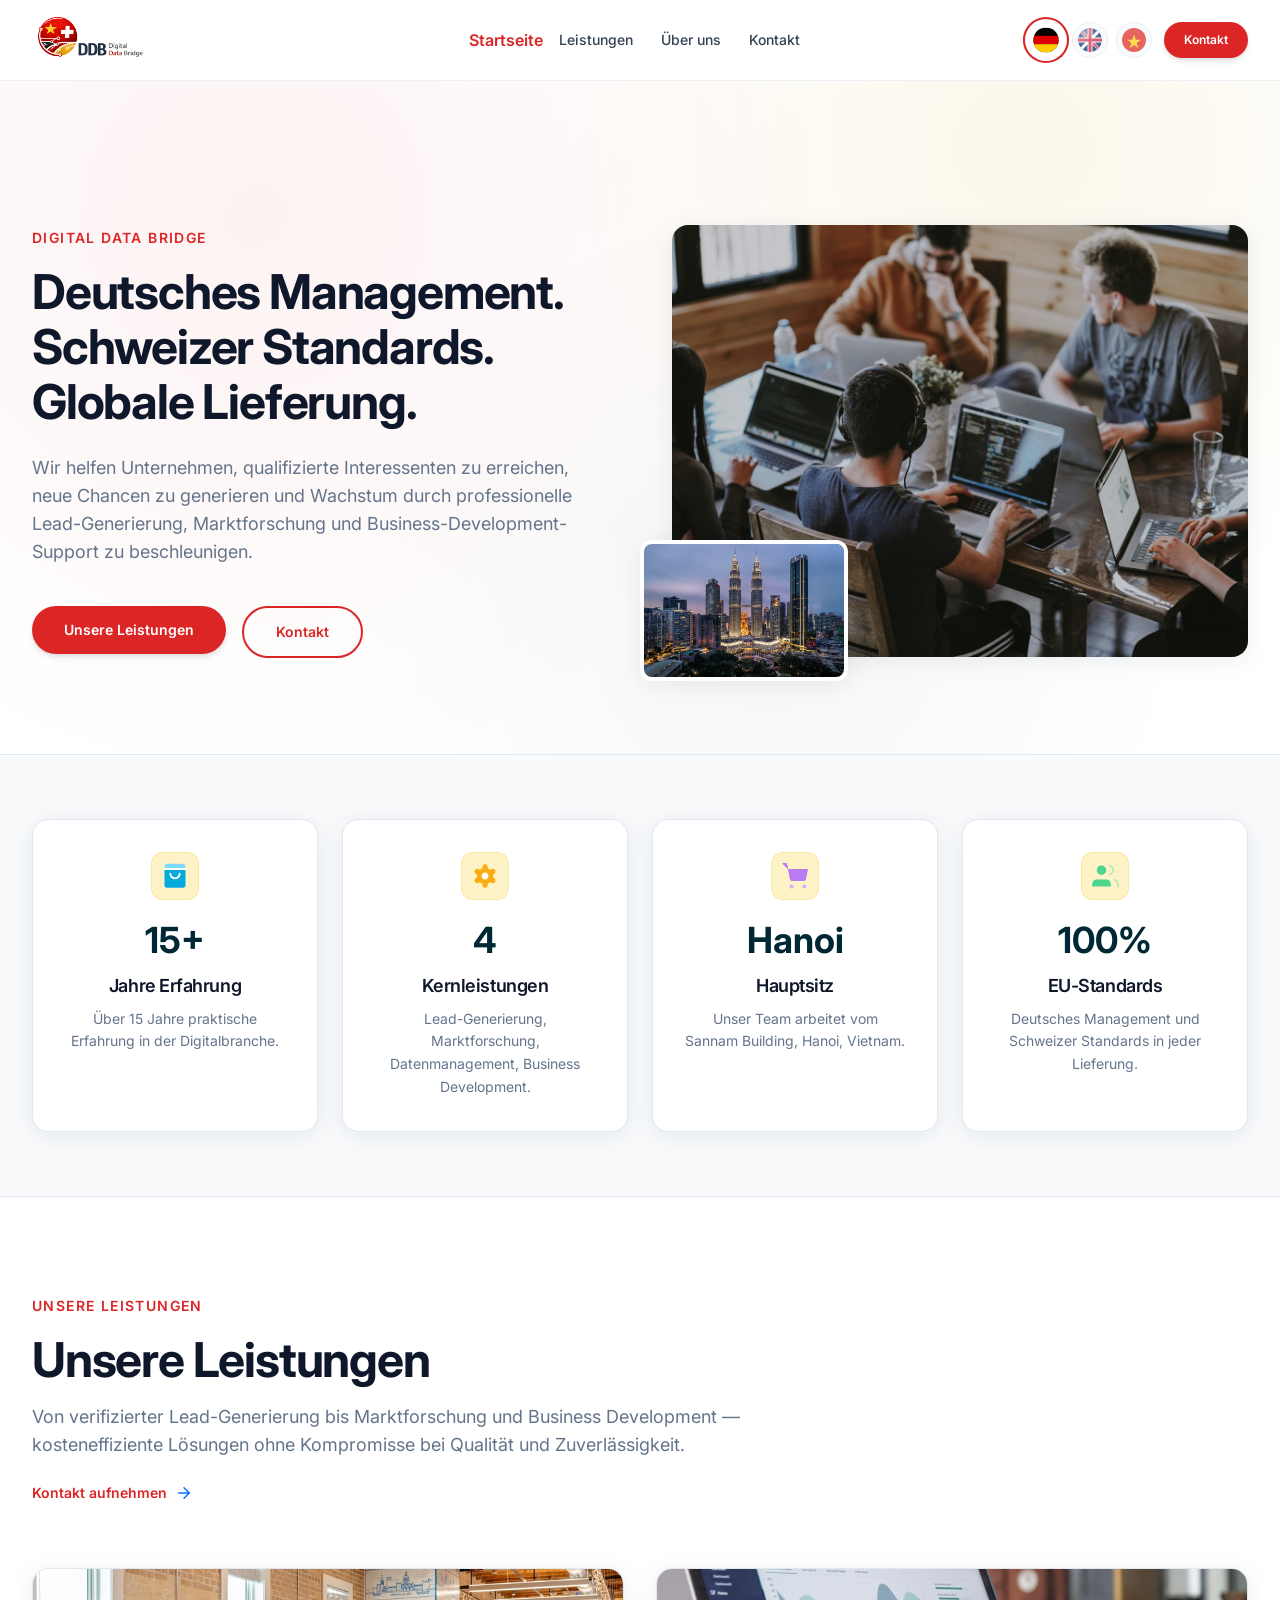
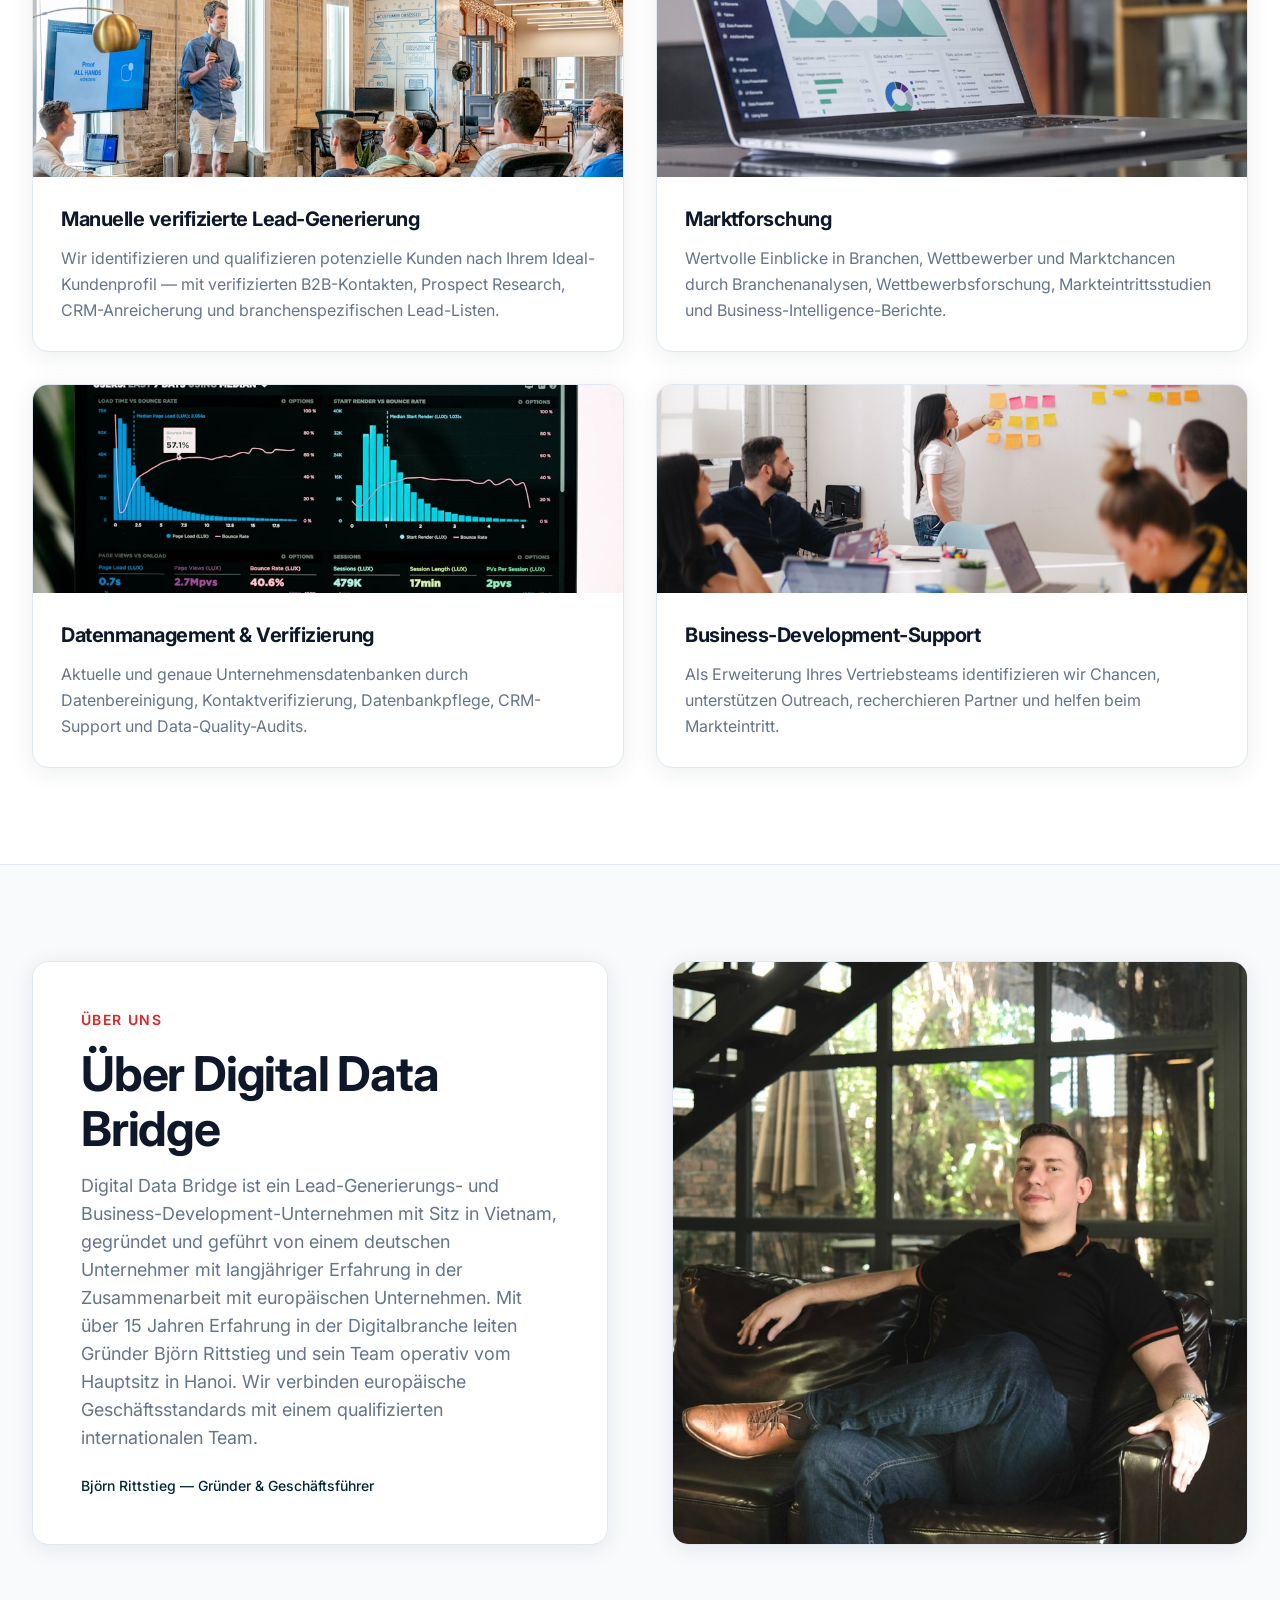
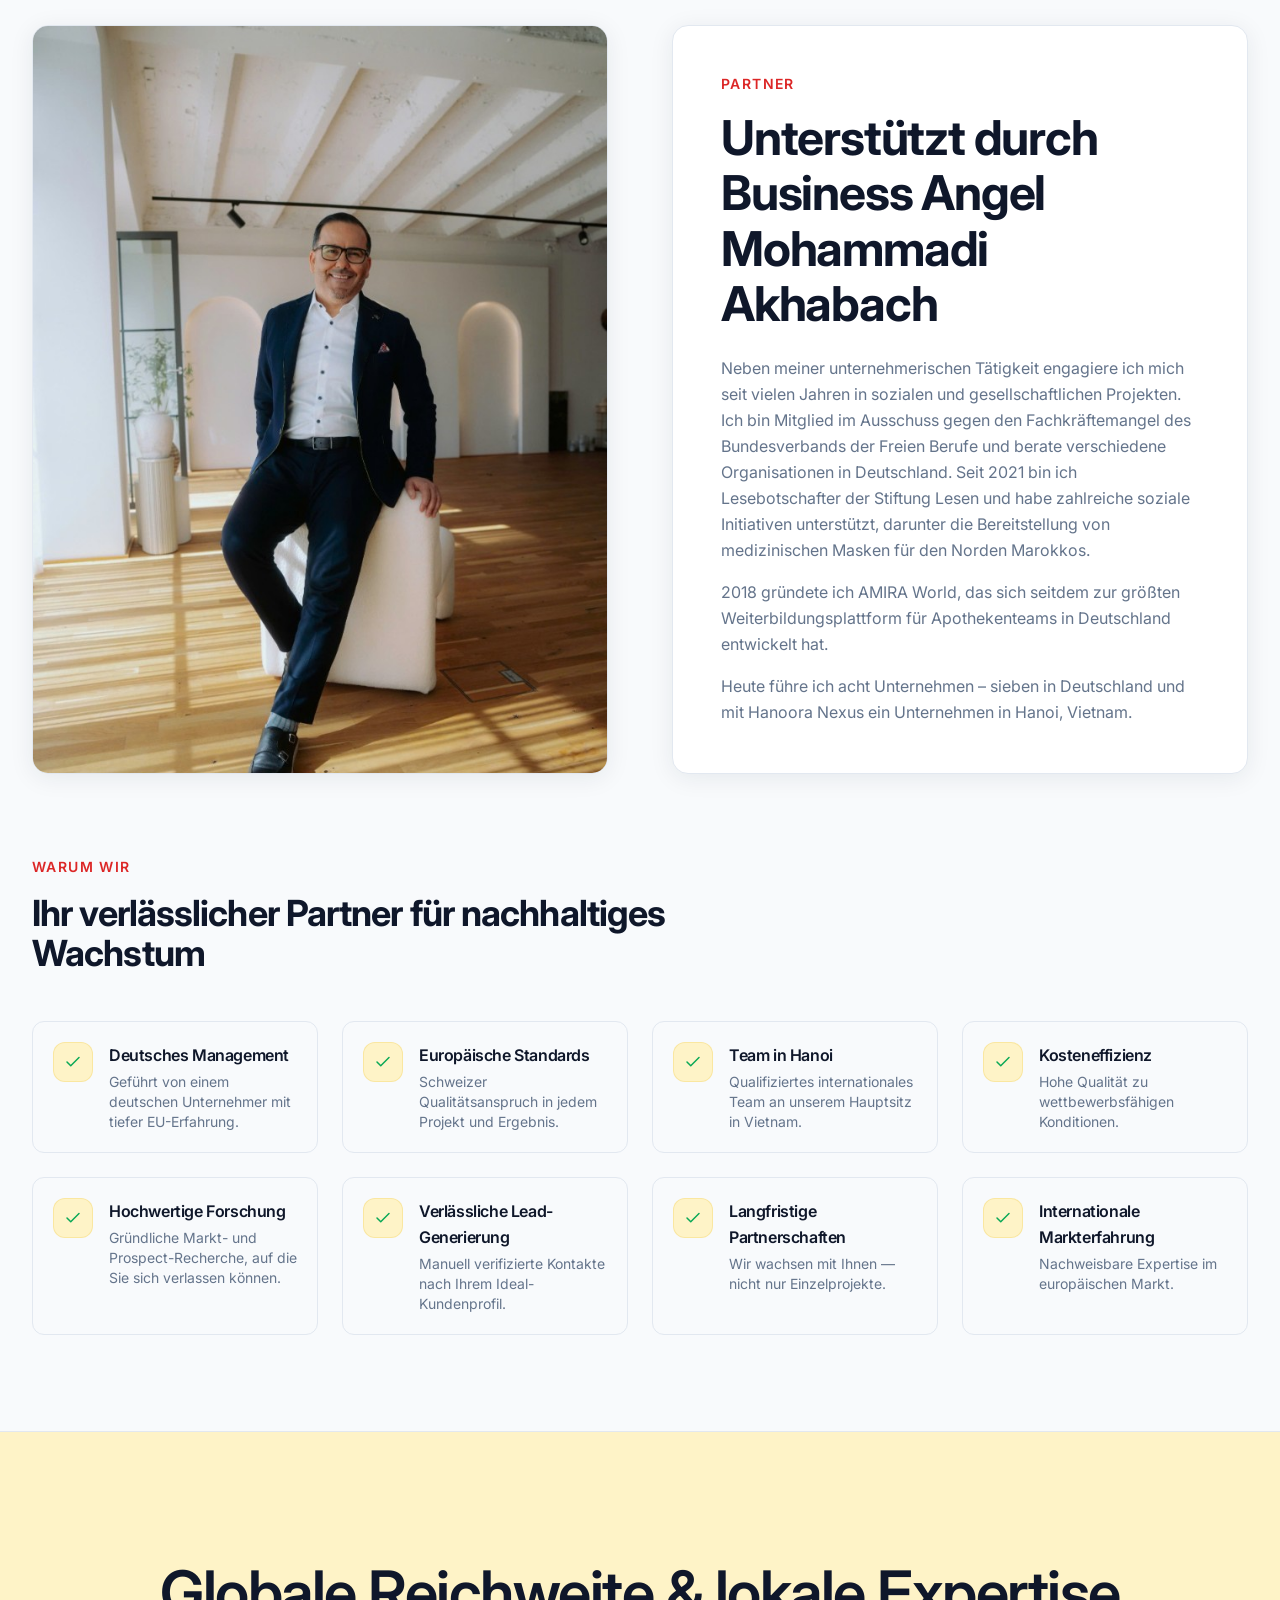
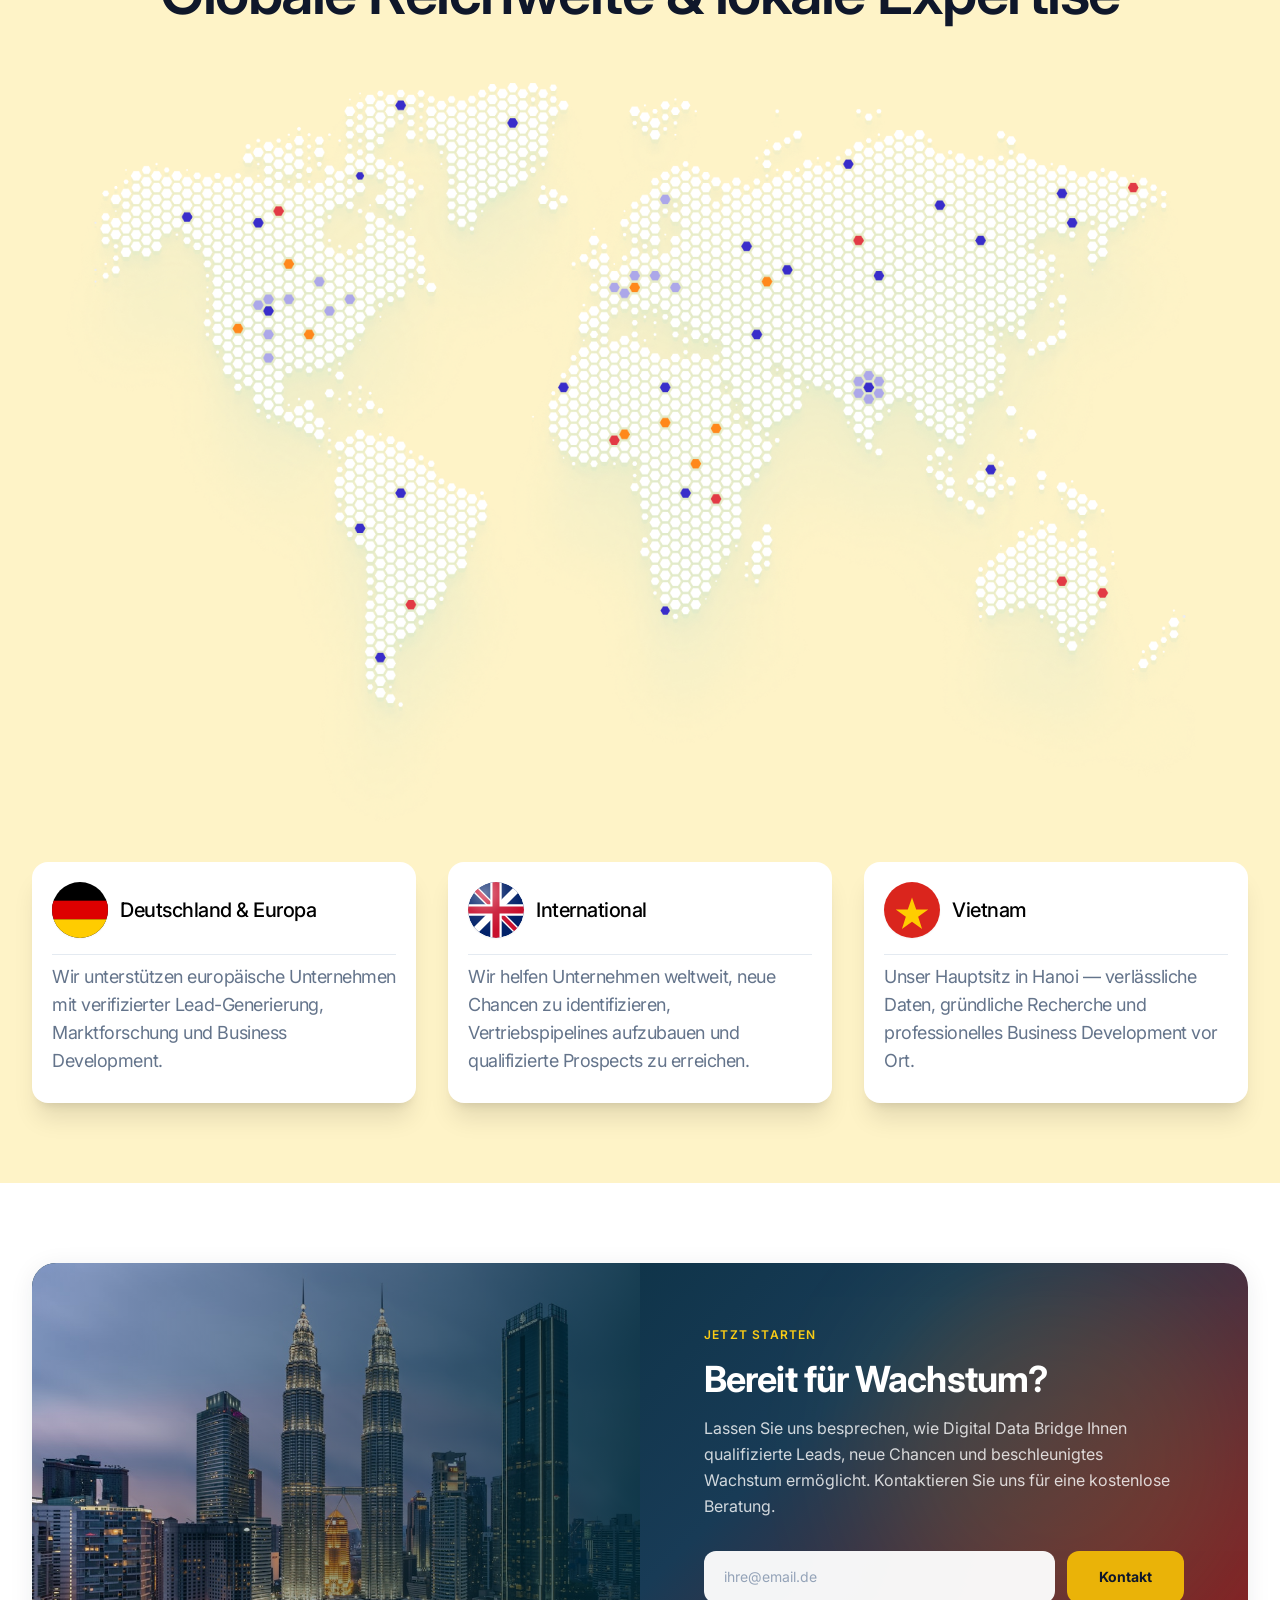
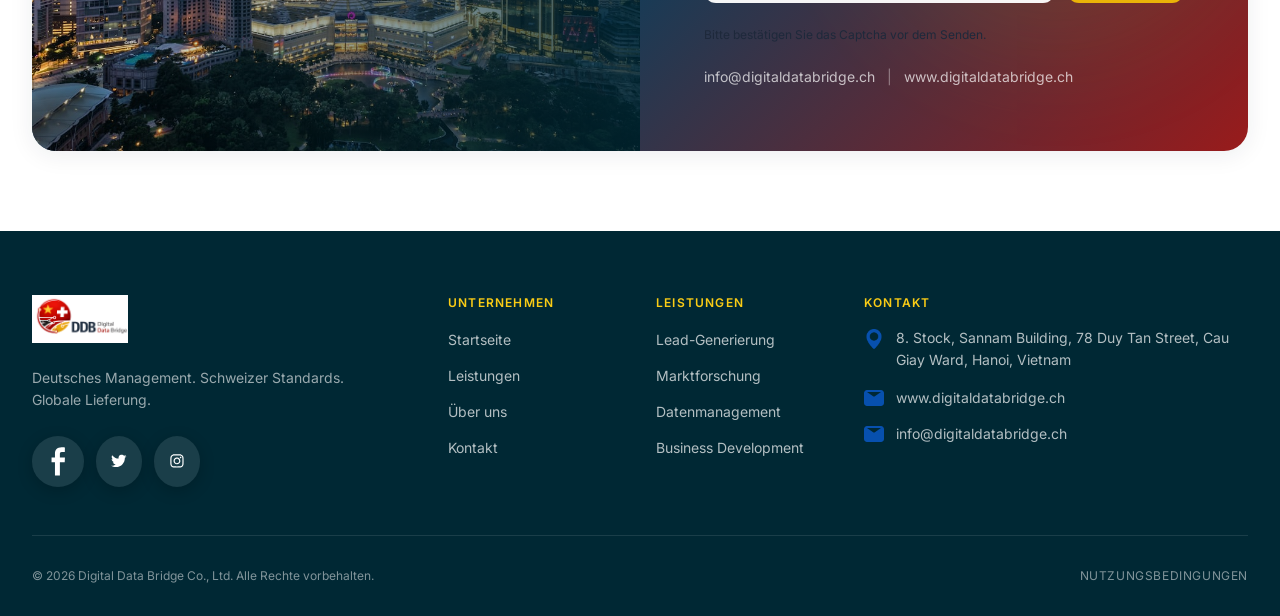
<file: index.html>
<!DOCTYPE html><html lang="de"><head><meta charSet="utf-8"/><meta name="viewport" content="width=device-width, initial-scale=1"/><link rel="preload" as="image" href="/assets/logo/logo.png"/><link rel="preload" as="image" href="/assets/images/hero-team.jpg" fetchPriority="high"/><link rel="preload" as="image" href="/assets/footer/logo.png"/><link rel="stylesheet" href="/_next/static/css/436de02f6266bf1e.css" data-precedence="next"/><link rel="preload" as="script" fetchPriority="low" href="/_next/static/chunks/webpack-03f7c6bc932ce1e3.js"/><script src="/_next/static/chunks/fd9d1056-20776d4f4e92fb82.js" async=""></script><script src="/_next/static/chunks/117-dfec44535dc73f30.js" async=""></script><script src="/_next/static/chunks/main-app-7be961782a3cc951.js" async=""></script><script src="/_next/static/chunks/648-ed4a69a796fefe7b.js" async=""></script><script src="/_next/static/chunks/498-76ede2b55f7b1609.js" async=""></script><script src="/_next/static/chunks/987-1d25bc8ca57fb3e2.js" async=""></script><script src="/_next/static/chunks/706-e9a7264ef0dd8cec.js" async=""></script><script src="/_next/static/chunks/app/page-70e2c4d8e9a8fa79.js" async=""></script><script src="/_next/static/chunks/824-f1a602ed7e1b11d0.js" async=""></script><script src="/_next/static/chunks/app/layout-d2304a81c0e0738e.js" async=""></script><title>Digital Data Bridge | Lead Generation &amp; Business Development</title><meta name="description" content="German Management. Swiss Standards. Global Delivery. Professional lead generation, market research, and business development support from Hanoi, Vietnam."/><meta property="og:title" content="Digital Data Bridge | Lead Generation &amp; Business Development"/><meta property="og:description" content="German Management. Swiss Standards. Global Delivery. Professional lead generation, market research, and business development support from Hanoi, Vietnam."/><meta property="og:url" content="https://www.digitaldatabridge.ch/"/><meta property="og:site_name" content="Digital Data Bridge"/><meta property="og:locale" content="de_CH"/><meta property="og:image" content="https://www.digitaldatabridge.ch/icon.png"/><meta property="og:image:width" content="512"/><meta property="og:image:height" content="512"/><meta property="og:image:alt" content="Digital Data Bridge logo"/><meta property="og:type" content="website"/><meta name="twitter:card" content="summary"/><meta name="twitter:title" content="Digital Data Bridge | Lead Generation &amp; Business Development"/><meta name="twitter:description" content="German Management. Swiss Standards. Global Delivery. Professional lead generation, market research, and business development support from Hanoi, Vietnam."/><meta name="twitter:image" content="https://www.digitaldatabridge.ch/icon.png"/><link rel="icon" href="/icon.png"/><link rel="apple-touch-icon" href="/icon.png"/><script src="/_next/static/chunks/polyfills-42372ed130431b0a.js" noModule=""></script></head><body><nav class="navbar bg-white/95 backdrop-blur-sm border-b border-slate-200/60" data-headlessui-state=""><div class="section-container"><div class="relative flex h-16 lg:h-20 items-center justify-between"><a class="flex-shrink-0" href="/"><img class="h-10 w-auto object-contain sm:h-12 lg:h-14" src="/assets/logo/logo.png" alt="Digital Data Bridge logo"/></a><div class="hidden lg:flex absolute left-1/2 top-1/2 -translate-x-1/2 -translate-y-1/2 items-center gap-1"><a class="nav-link-active" href="/">Startseite</a><a class="nav-link" href="#services">Leistungen</a><a class="nav-link" href="#about">Über uns</a><a class="nav-link" href="#contact">Kontakt</a></div><div class="flex items-center gap-2 sm:gap-3"><div class="" role="group" aria-label="Sprache wählen"><div class="flex gap-1.5 sm:gap-2 "><button type="button" title="Deutsch" aria-label="Deutsch" aria-pressed="true" class="relative flex items-center justify-center rounded-full transition-all duration-200 h-8 w-8 sm:h-9 sm:w-9 ring-2 ring-red ring-offset-2 bg-white shadow-sm scale-105"><img alt="" loading="lazy" width="24" height="24" decoding="async" data-nimg="1" class="rounded-full object-cover h-6 w-6" style="color:transparent" src="/assets/network/de.svg"/></button><button type="button" title="English" aria-label="English" aria-pressed="false" class="relative flex items-center justify-center rounded-full transition-all duration-200 h-8 w-8 sm:h-9 sm:w-9 opacity-70 hover:opacity-100 hover:scale-105 bg-slate-50 border border-slate-200"><img alt="" loading="lazy" width="24" height="24" decoding="async" data-nimg="1" class="rounded-full object-cover h-6 w-6" style="color:transparent" src="/assets/network/eng.svg"/></button><button type="button" title="Tiếng Việt" aria-label="Tiếng Việt" aria-pressed="false" class="relative flex items-center justify-center rounded-full transition-all duration-200 h-8 w-8 sm:h-9 sm:w-9 opacity-70 hover:opacity-100 hover:scale-105 bg-slate-50 border border-slate-200"><img alt="" loading="lazy" width="24" height="24" decoding="async" data-nimg="1" class="rounded-full object-cover h-6 w-6" style="color:transparent" src="/assets/network/vie.svg"/></button></div></div><a href="#contact" class="hidden lg:inline-flex btn-primary !py-2.5 !px-5 !text-xs">Kontakt</a><button type="button" class="lg:hidden p-2 rounded-lg text-slate-700 hover:bg-slate-100 transition" aria-label="Open menu"><svg xmlns="http://www.w3.org/2000/svg" fill="none" viewBox="0 0 24 24" stroke-width="1.5" stroke="currentColor" aria-hidden="true" data-slot="icon" class="h-6 w-6"><path stroke-linecap="round" stroke-linejoin="round" d="M3.75 6.75h16.5M3.75 12h16.5m-16.5 5.25h16.5"></path></svg></button></div><main class=" fixed overflow-hidden z-10 bg-gray-900 bg-opacity-25 inset-0 transform ease-in-out  transition-all delay-500 opacity-0 -translate-x-full  "><section class="w-340px max-w-lg left-0 absolute bg-white h-full shadow-xl delay-400 duration-500 ease-in-out transition-all transform -translate-x-full"><article class="relative w-270 max-w-lg pb-10 flex flex-col space-y-6 h-full overflow-y-auto"><header class="px-5 py-4 flex items-center justify-between border-b border-slate-200"><img class="h-10 w-auto object-contain" src="/assets/logo/logo.png" alt="Digital Data Bridge logo"/><button type="button" class="p-2 rounded-lg hover:bg-slate-100 transition" aria-label="Close menu"><svg xmlns="http://www.w3.org/2000/svg" fill="none" viewBox="0 0 24 24" stroke-width="1.5" stroke="currentColor" aria-hidden="true" data-slot="icon" class="block h-6 w-6 text-slate-700"><path stroke-linecap="round" stroke-linejoin="round" d="M6 18 18 6M6 6l12 12"></path></svg></button></header><div><div class="px-5 pb-8"><nav class="space-y-1"><a class="block px-3 py-3 rounded-lg text-base font-medium transition-colors bg-red/10 text-red" href="/">Startseite</a><a class="block px-3 py-3 rounded-lg text-base font-medium transition-colors text-slate-700 hover:bg-slate-100 hover:text-red" href="#services">Leistungen</a><a class="block px-3 py-3 rounded-lg text-base font-medium transition-colors text-slate-700 hover:bg-slate-100 hover:text-red" href="#about">Über uns</a><a class="block px-3 py-3 rounded-lg text-base font-medium transition-colors text-slate-700 hover:bg-slate-100 hover:text-red" href="#contact">Kontakt</a></nav><a href="#contact" class="mt-4 flex w-full btn-primary justify-center">Kontakt</a></div></div></article></section><section class=" w-screen h-full cursor-pointer "></section></main></div></div></nav><main><section class="relative overflow-hidden bg-hero-gradient hero-pattern"><div class="section-container pt-28 pb-16 sm:pt-32 sm:pb-20 lg:pt-36 lg:pb-24"><div class="grid lg:grid-cols-2 gap-10 lg:gap-16 items-center"><div class="text-center lg:text-left"><span class="section-label">Digital Data Bridge</span><h1 class="text-3xl sm:text-4xl lg:text-5xl font-bold leading-tight text-slate-900">Deutsches Management. Schweizer Standards. Globale Lieferung.</h1><p class="mt-6 text-base sm:text-lg text-darkgray leading-relaxed max-w-xl mx-auto lg:mx-0">Wir helfen Unternehmen, qualifizierte Interessenten zu erreichen, neue Chancen zu generieren und Wachstum durch professionelle Lead-Generierung, Marktforschung und Business-Development-Support zu beschleunigen.</p><div class="mt-10 flex flex-col sm:flex-row items-center lg:items-start justify-center lg:justify-start gap-4"><a href="#services" class="btn-primary w-full sm:w-auto">Unsere Leistungen</a><a href="#contact" class="btn-outline w-full sm:w-auto">Kontakt</a></div></div><div class="relative"><div class="relative rounded-2xl overflow-hidden shadow-card aspect-[4/3]"><img alt="International business team collaboration" fetchPriority="high" decoding="async" data-nimg="fill" class="object-cover" style="position:absolute;height:100%;width:100%;left:0;top:0;right:0;bottom:0;color:transparent" src="/assets/images/hero-team.jpg"/></div><div class="absolute -bottom-6 -left-4 sm:-left-8 w-40 sm:w-52 rounded-xl overflow-hidden shadow-card border-4 border-white hidden sm:block"><img alt="Hanoi city skyline" loading="lazy" width="208" height="140" decoding="async" data-nimg="1" class="w-full h-auto object-cover aspect-[3/2]" style="color:transparent" src="/assets/images/hero-hanoi.jpg"/></div></div></div></div></section><section class="bg-slate-50 border-y border-slate-200"><div class="section-container py-14 sm:py-16"><div class="grid sm:grid-cols-2 lg:grid-cols-4 gap-6"><div class="stat-card"><div class="flex justify-center items-center h-12 w-12 rounded-xl bg-light-gold border border-gold-500/20 mb-5"><img alt="Jahre Erfahrung" loading="lazy" width="28" height="28" decoding="async" data-nimg="1" style="color:transparent" src="/assets/buyers/ourbuyers.svg"/></div><p class="text-3xl sm:text-4xl font-bold text-navyblue">15+</p><h3 class="text-base sm:text-lg font-semibold text-slate-900 mt-3">Jahre Erfahrung</h3><p class="text-sm text-darkgray mt-2 leading-relaxed">Über 15 Jahre praktische Erfahrung in der Digitalbranche.</p></div><div class="stat-card"><div class="flex justify-center items-center h-12 w-12 rounded-xl bg-light-gold border border-gold-500/20 mb-5"><img alt="Kernleistungen" loading="lazy" width="28" height="28" decoding="async" data-nimg="1" style="color:transparent" src="/assets/buyers/projectcompleted.svg"/></div><p class="text-3xl sm:text-4xl font-bold text-navyblue">4</p><h3 class="text-base sm:text-lg font-semibold text-slate-900 mt-3">Kernleistungen</h3><p class="text-sm text-darkgray mt-2 leading-relaxed">Lead-Generierung, Marktforschung, Datenmanagement, Business Development.</p></div><div class="stat-card"><div class="flex justify-center items-center h-12 w-12 rounded-xl bg-light-gold border border-gold-500/20 mb-5"><img alt="Hauptsitz" loading="lazy" width="28" height="28" decoding="async" data-nimg="1" style="color:transparent" src="/assets/buyers/happybuyers.svg"/></div><p class="text-3xl sm:text-4xl font-bold text-navyblue">Hanoi</p><h3 class="text-base sm:text-lg font-semibold text-slate-900 mt-3">Hauptsitz</h3><p class="text-sm text-darkgray mt-2 leading-relaxed">Unser Team arbeitet vom Sannam Building, Hanoi, Vietnam.</p></div><div class="stat-card"><div class="flex justify-center items-center h-12 w-12 rounded-xl bg-light-gold border border-gold-500/20 mb-5"><img alt="EU-Standards" loading="lazy" width="28" height="28" decoding="async" data-nimg="1" style="color:transparent" src="/assets/buyers/teammembers.svg"/></div><p class="text-3xl sm:text-4xl font-bold text-navyblue">100%</p><h3 class="text-base sm:text-lg font-semibold text-slate-900 mt-3">EU-Standards</h3><p class="text-sm text-darkgray mt-2 leading-relaxed">Deutsches Management und Schweizer Standards in jeder Lieferung.</p></div></div></div></section><section id="services" class="py-16 sm:py-24"><div class="section-container"><div class="max-w-3xl mx-auto text-center lg:text-left lg:mx-0 mb-12 lg:mb-16"><span class="section-label">Unsere Leistungen</span><h2 class="section-title">Unsere Leistungen</h2><p class="section-desc mt-4 mx-auto lg:mx-0">Von verifizierter Lead-Generierung bis Marktforschung und Business Development — kosteneffiziente Lösungen ohne Kompromisse bei Qualität und Zuverlässigkeit.</p><a class="inline-flex items-center gap-2 mt-6 text-sm font-semibold text-red space-links" href="#contact">Kontakt aufnehmen<img alt="arrow" loading="lazy" width="18" height="18" decoding="async" data-nimg="1" style="color:transparent" src="/assets/provide/arrow.svg"/></a></div><div class="grid sm:grid-cols-2 gap-6 lg:gap-8"><div class="service-card overflow-hidden p-0"><div class="relative h-48 sm:h-52 w-full"><img alt="Manuelle verifizierte Lead-Generierung" loading="lazy" decoding="async" data-nimg="fill" class="object-cover" style="position:absolute;height:100%;width:100%;left:0;top:0;right:0;bottom:0;color:transparent" src="/assets/images/service-leads.jpg"/></div><div class="p-6 sm:p-7"><h3 class="text-lg sm:text-xl font-bold text-slate-900 leading-snug">Manuelle verifizierte Lead-Generierung</h3><p class="text-sm sm:text-base text-darkgray leading-relaxed mt-3">Wir identifizieren und qualifizieren potenzielle Kunden nach Ihrem Ideal-Kundenprofil — mit verifizierten B2B-Kontakten, Prospect Research, CRM-Anreicherung und branchenspezifischen Lead-Listen.</p></div></div><div class="service-card overflow-hidden p-0"><div class="relative h-48 sm:h-52 w-full"><img alt="Marktforschung" loading="lazy" decoding="async" data-nimg="fill" class="object-cover" style="position:absolute;height:100%;width:100%;left:0;top:0;right:0;bottom:0;color:transparent" src="/assets/images/service-research.jpg"/></div><div class="p-6 sm:p-7"><h3 class="text-lg sm:text-xl font-bold text-slate-900 leading-snug">Marktforschung</h3><p class="text-sm sm:text-base text-darkgray leading-relaxed mt-3">Wertvolle Einblicke in Branchen, Wettbewerber und Marktchancen durch Branchenanalysen, Wettbewerbsforschung, Markteintrittsstudien und Business-Intelligence-Berichte.</p></div></div><div class="service-card overflow-hidden p-0"><div class="relative h-48 sm:h-52 w-full"><img alt="Datenmanagement &amp; Verifizierung" loading="lazy" decoding="async" data-nimg="fill" class="object-cover" style="position:absolute;height:100%;width:100%;left:0;top:0;right:0;bottom:0;color:transparent" src="/assets/images/service-data.jpg"/></div><div class="p-6 sm:p-7"><h3 class="text-lg sm:text-xl font-bold text-slate-900 leading-snug">Datenmanagement &amp; Verifizierung</h3><p class="text-sm sm:text-base text-darkgray leading-relaxed mt-3">Aktuelle und genaue Unternehmensdatenbanken durch Datenbereinigung, Kontaktverifizierung, Datenbankpflege, CRM-Support und Data-Quality-Audits.</p></div></div><div class="service-card overflow-hidden p-0"><div class="relative h-48 sm:h-52 w-full"><img alt="Business-Development-Support" loading="lazy" decoding="async" data-nimg="fill" class="object-cover" style="position:absolute;height:100%;width:100%;left:0;top:0;right:0;bottom:0;color:transparent" src="/assets/images/service-bizdev.jpg"/></div><div class="p-6 sm:p-7"><h3 class="text-lg sm:text-xl font-bold text-slate-900 leading-snug">Business-Development-Support</h3><p class="text-sm sm:text-base text-darkgray leading-relaxed mt-3">Als Erweiterung Ihres Vertriebsteams identifizieren wir Chancen, unterstützen Outreach, recherchieren Partner und helfen beim Markteintritt.</p></div></div></div></div></section><section id="about" class="py-16 sm:py-24 bg-slate-50 border-y border-slate-200"><div class="section-container"><div class="grid lg:grid-cols-2 gap-10 lg:gap-16 items-stretch mb-16 lg:mb-20"><div class="order-2 lg:order-1 flex flex-col justify-center rounded-2xl bg-white border border-slate-200 shadow-card p-8 sm:p-10 lg:p-12 text-center lg:text-left h-full min-h-[320px]"><span class="section-label">Über uns</span><h2 class="section-title">Über Digital Data Bridge</h2><p class="section-desc mt-4 mx-auto lg:mx-0">Digital Data Bridge ist ein Lead-Generierungs- und Business-Development-Unternehmen mit Sitz in Vietnam, gegründet und geführt von einem deutschen Unternehmer mit langjähriger Erfahrung in der Zusammenarbeit mit europäischen Unternehmen. Mit über 15 Jahren Erfahrung in der Digitalbranche leiten Gründer Björn Rittstieg und sein Team operativ vom Hauptsitz in Hanoi. Wir verbinden europäische Geschäftsstandards mit einem qualifizierten internationalen Team.</p><p class="mt-6 text-sm font-medium text-navyblue">Björn Rittstieg — Gründer &amp; Geschäftsführer</p></div><div class="order-1 lg:order-2 relative rounded-2xl overflow-hidden shadow-card border border-slate-200 min-h-[320px] h-full"><img alt="Björn Rittstieg — Gründer &amp; Geschäftsführer" loading="lazy" decoding="async" data-nimg="fill" class="object-cover object-top" style="position:absolute;height:100%;width:100%;left:0;top:0;right:0;bottom:0;color:transparent" src="/assets/images/about_us.jpg"/></div></div><div id="partners" class="mb-16 lg:mb-20"><div class="grid lg:grid-cols-2 gap-10 lg:gap-16 items-stretch"><div class="relative rounded-2xl overflow-hidden shadow-card border border-slate-200 min-h-[320px] h-full"><img alt="Mohammadi Akhabach — Business Angel" loading="lazy" decoding="async" data-nimg="fill" class="object-cover object-top" style="position:absolute;height:100%;width:100%;left:0;top:0;right:0;bottom:0;color:transparent" src="/assets/images/partner.jpg"/></div><div class="flex flex-col justify-center rounded-2xl bg-white border border-slate-200 shadow-card p-8 sm:p-10 lg:p-12 text-center lg:text-left h-full min-h-[320px]"><span class="section-label">Partner</span><h2 class="section-title">Unterstützt durch Business Angel Mohammadi Akhabach</h2><div class="mt-6 space-y-4 text-sm sm:text-base text-darkgray leading-relaxed"><p>Neben meiner unternehmerischen Tätigkeit engagiere ich mich seit vielen Jahren in sozialen und gesellschaftlichen Projekten. Ich bin Mitglied im Ausschuss gegen den Fachkräftemangel des Bundesverbands der Freien Berufe und berate verschiedene Organisationen in Deutschland. Seit 2021 bin ich Lesebotschafter der Stiftung Lesen und habe zahlreiche soziale Initiativen unterstützt, darunter die Bereitstellung von medizinischen Masken für den Norden Marokkos.</p><p>2018 gründete ich AMIRA World, das sich seitdem zur größten Weiterbildungsplattform für Apothekenteams in Deutschland entwickelt hat.</p><p>Heute führe ich acht Unternehmen – sieben in Deutschland und mit Hanoora Nexus ein Unternehmen in Hanoi, Vietnam.</p></div></div></div></div><div class="max-w-3xl mx-auto text-center lg:text-left lg:mx-0 mb-10 lg:mb-12"><span class="section-label">Warum wir</span><h3 class="text-2xl sm:text-3xl lg:text-4xl font-bold leading-tight text-slate-900">Ihr verlässlicher Partner für nachhaltiges Wachstum</h3></div><div class="grid sm:grid-cols-2 lg:grid-cols-4 gap-4 lg:gap-6"><div class="feature-card"><div class="flex-shrink-0 flex items-center justify-center h-10 w-10 rounded-xl bg-light-gold border border-gold-500/20"><img alt="" loading="lazy" width="18" height="18" decoding="async" data-nimg="1" style="color:transparent" src="/assets/why/check.svg"/></div><div><h4 class="text-sm sm:text-base font-semibold text-slate-900 leading-snug">Deutsches Management</h4><p class="text-xs sm:text-sm text-darkgray mt-1 leading-relaxed">Geführt von einem deutschen Unternehmer mit tiefer EU-Erfahrung.</p></div></div><div class="feature-card"><div class="flex-shrink-0 flex items-center justify-center h-10 w-10 rounded-xl bg-light-gold border border-gold-500/20"><img alt="" loading="lazy" width="18" height="18" decoding="async" data-nimg="1" style="color:transparent" src="/assets/why/check.svg"/></div><div><h4 class="text-sm sm:text-base font-semibold text-slate-900 leading-snug">Europäische Standards</h4><p class="text-xs sm:text-sm text-darkgray mt-1 leading-relaxed">Schweizer Qualitätsanspruch in jedem Projekt und Ergebnis.</p></div></div><div class="feature-card"><div class="flex-shrink-0 flex items-center justify-center h-10 w-10 rounded-xl bg-light-gold border border-gold-500/20"><img alt="" loading="lazy" width="18" height="18" decoding="async" data-nimg="1" style="color:transparent" src="/assets/why/check.svg"/></div><div><h4 class="text-sm sm:text-base font-semibold text-slate-900 leading-snug">Team in Hanoi</h4><p class="text-xs sm:text-sm text-darkgray mt-1 leading-relaxed">Qualifiziertes internationales Team an unserem Hauptsitz in Vietnam.</p></div></div><div class="feature-card"><div class="flex-shrink-0 flex items-center justify-center h-10 w-10 rounded-xl bg-light-gold border border-gold-500/20"><img alt="" loading="lazy" width="18" height="18" decoding="async" data-nimg="1" style="color:transparent" src="/assets/why/check.svg"/></div><div><h4 class="text-sm sm:text-base font-semibold text-slate-900 leading-snug">Kosteneffizienz</h4><p class="text-xs sm:text-sm text-darkgray mt-1 leading-relaxed">Hohe Qualität zu wettbewerbsfähigen Konditionen.</p></div></div><div class="feature-card"><div class="flex-shrink-0 flex items-center justify-center h-10 w-10 rounded-xl bg-light-gold border border-gold-500/20"><img alt="" loading="lazy" width="18" height="18" decoding="async" data-nimg="1" style="color:transparent" src="/assets/why/check.svg"/></div><div><h4 class="text-sm sm:text-base font-semibold text-slate-900 leading-snug">Hochwertige Forschung</h4><p class="text-xs sm:text-sm text-darkgray mt-1 leading-relaxed">Gründliche Markt- und Prospect-Recherche, auf die Sie sich verlassen können.</p></div></div><div class="feature-card"><div class="flex-shrink-0 flex items-center justify-center h-10 w-10 rounded-xl bg-light-gold border border-gold-500/20"><img alt="" loading="lazy" width="18" height="18" decoding="async" data-nimg="1" style="color:transparent" src="/assets/why/check.svg"/></div><div><h4 class="text-sm sm:text-base font-semibold text-slate-900 leading-snug">Verlässliche Lead-Generierung</h4><p class="text-xs sm:text-sm text-darkgray mt-1 leading-relaxed">Manuell verifizierte Kontakte nach Ihrem Ideal-Kundenprofil.</p></div></div><div class="feature-card"><div class="flex-shrink-0 flex items-center justify-center h-10 w-10 rounded-xl bg-light-gold border border-gold-500/20"><img alt="" loading="lazy" width="18" height="18" decoding="async" data-nimg="1" style="color:transparent" src="/assets/why/check.svg"/></div><div><h4 class="text-sm sm:text-base font-semibold text-slate-900 leading-snug">Langfristige Partnerschaften</h4><p class="text-xs sm:text-sm text-darkgray mt-1 leading-relaxed">Wir wachsen mit Ihnen — nicht nur Einzelprojekte.</p></div></div><div class="feature-card"><div class="flex-shrink-0 flex items-center justify-center h-10 w-10 rounded-xl bg-light-gold border border-gold-500/20"><img alt="" loading="lazy" width="18" height="18" decoding="async" data-nimg="1" style="color:transparent" src="/assets/why/check.svg"/></div><div><h4 class="text-sm sm:text-base font-semibold text-slate-900 leading-snug">Internationale Markterfahrung</h4><p class="text-xs sm:text-sm text-darkgray mt-1 leading-relaxed">Nachweisbare Expertise im europäischen Markt.</p></div></div></div></div></section><div class="bg-light-gold" id="markets"><div class="mx-auto max-w-2xl py-20 px-4 sm:px-6 lg:max-w-7xl lg:px-8"><h3 class="text-4xl sm:text-6xl font-semibold text-center my-10 lh-81">Globale Reichweite &amp; lokale Expertise</h3><img alt="Global network map" loading="lazy" width="1400" height="800" decoding="async" data-nimg="1" style="color:transparent" src="/assets/network/map.png"/><div class="grid grid-cols-1 sm:grid-cols-2 lg:grid-cols-3 gap-x-16 gap-y-4 lg:gap-x-8"><div class="bg-white rounded-2xl p-5 shadow-xl"><div class="flex justify-start items-center gap-3 mb-4"><div class="h-14 w-14 rounded-full overflow-hidden bg-white flex items-center justify-center shadow-sm"><img alt="Deutschland &amp; Europa flag" loading="lazy" width="56" height="56" decoding="async" data-nimg="1" class="h-full w-full object-cover" style="color:transparent" src="/assets/network/de.svg"/></div><h4 class="text-xl font-medium text-black">Deutschland &amp; Europa</h4></div><hr/><h4 class="text-lg font-normal text-darkgray my-2">Wir unterstützen europäische Unternehmen mit verifizierter Lead-Generierung, Marktforschung und Business Development.</h4></div><div class="bg-white rounded-2xl p-5 shadow-xl"><div class="flex justify-start items-center gap-3 mb-4"><div class="h-14 w-14 rounded-full overflow-hidden bg-white flex items-center justify-center shadow-sm"><img alt="International flag" loading="lazy" width="56" height="56" decoding="async" data-nimg="1" class="h-full w-full object-cover" style="color:transparent" src="/assets/network/eng.svg"/></div><h4 class="text-xl font-medium text-black">International</h4></div><hr/><h4 class="text-lg font-normal text-darkgray my-2">Wir helfen Unternehmen weltweit, neue Chancen zu identifizieren, Vertriebspipelines aufzubauen und qualifizierte Prospects zu erreichen.</h4></div><div class="bg-white rounded-2xl p-5 shadow-xl"><div class="flex justify-start items-center gap-3 mb-4"><div class="h-14 w-14 rounded-full overflow-hidden bg-white flex items-center justify-center shadow-sm"><img alt="Vietnam flag" loading="lazy" width="56" height="56" decoding="async" data-nimg="1" class="h-full w-full object-cover" style="color:transparent" src="/assets/network/vie.svg"/></div><h4 class="text-xl font-medium text-black">Vietnam</h4></div><hr/><h4 class="text-lg font-normal text-darkgray my-2">Unser Hauptsitz in Hanoi — verlässliche Daten, gründliche Recherche und professionelles Business Development vor Ort.</h4></div></div></div></div><section class="section-container py-16 sm:py-20" id="contact"><div class="relative overflow-hidden rounded-3xl bg-cta-gradient shadow-card"><div class="absolute inset-0 opacity-10"><div class="absolute top-0 right-0 w-96 h-96 rounded-full bg-gold-400 blur-3xl"></div><div class="absolute bottom-0 left-0 w-64 h-64 rounded-full bg-red blur-3xl"></div></div><div class="relative grid lg:grid-cols-2 gap-0"><div class="relative hidden lg:block min-h-[420px]"><img alt="Hanoi office location" loading="lazy" decoding="async" data-nimg="fill" class="object-cover" style="position:absolute;height:100%;width:100%;left:0;top:0;right:0;bottom:0;color:transparent" src="/assets/images/contact-hanoi.jpg"/><div class="absolute inset-0 bg-gradient-to-r from-transparent to-navyblue/80"></div></div><div class="p-8 sm:p-12 lg:p-16 flex flex-col justify-center"><span class="inline-block text-xs font-semibold uppercase tracking-widest text-gold-400 mb-4">Jetzt starten</span><h2 class="text-2xl sm:text-3xl lg:text-4xl font-bold text-white leading-tight">Bereit für Wachstum?</h2><p class="mt-4 text-sm sm:text-base text-white/80 leading-relaxed">Lassen Sie uns besprechen, wie Digital Data Bridge Ihnen qualifizierte Leads, neue Chancen und beschleunigtes Wachstum ermöglicht. Kontaktieren Sie uns für eine kostenlose Beratung.</p><div class="mt-6 lg:hidden relative rounded-xl overflow-hidden aspect-[16/9]"><img alt="Hanoi office location" loading="lazy" decoding="async" data-nimg="fill" class="object-cover" style="position:absolute;height:100%;width:100%;left:0;top:0;right:0;bottom:0;color:transparent" src="/assets/images/contact-hanoi.jpg"/></div><form class="mt-8 flex flex-col gap-3"><input type="text" tabindex="-1" autoComplete="off" aria-hidden="true" class="absolute left-[-9999px] w-px h-px opacity-0 pointer-events-none" name="website" value=""/><div class="flex flex-col sm:flex-row gap-3"><input type="email" class="cta-input flex-1" placeholder="ihre@email.de" autoComplete="email" required="" name="email" value=""/><button type="submit" class="inline-flex items-center justify-center rounded-xl bg-gold-500 px-8 py-4 text-sm font-bold text-slate-900 transition-all duration-200 hover:bg-gold-400 hover:-translate-y-0.5 whitespace-nowrap disabled:opacity-70 disabled:hover:translate-y-0">Kontakt</button></div><div class="overflow-hidden rounded-lg"><div></div></div></form><p class="mt-3 text-xs text-white/50">Kostenlose Beratung — unverbindlich.</p><div class="mt-6 flex flex-col sm:flex-row gap-3 text-sm text-white/70"><a href="mailto:info@digitaldatabridge.ch" class="hover:text-white transition-colors">info@digitaldatabridge.ch</a><span class="hidden sm:inline text-white/40">|</span><a href="https://www.digitaldatabridge.ch" target="_blank" rel="noopener noreferrer" class="hover:text-white transition-colors">www.digitaldatabridge.ch</a></div></div></div></div></section></main><footer class="bg-navyblue text-white"><div class="section-container pt-16 pb-8"><div class="grid grid-cols-1 gap-10 sm:grid-cols-2 lg:grid-cols-12 lg:gap-8"><div class="lg:col-span-4"><img src="/assets/footer/logo.png" alt="Digital Data Bridge logo" class="h-12 w-auto mb-6"/><p class="text-sm text-white/60 leading-relaxed max-w-xs">Deutsches Management. Schweizer Standards. Globale Lieferung.</p><div class="flex gap-3 mt-6"><a class="footer-fb-icons" href="#!"><img alt="facebook" loading="lazy" width="16" height="16" decoding="async" data-nimg="1" style="color:transparent" src="/assets/footer/facebook.svg"/></a><a class="footer-icons" href="#!"><img alt="twitter" loading="lazy" width="16" height="16" decoding="async" data-nimg="1" style="color:transparent" src="/assets/footer/twitter.svg"/></a><a class="footer-icons" href="#!"><img alt="instagram" loading="lazy" width="16" height="16" decoding="async" data-nimg="1" style="color:transparent" src="/assets/footer/instagram.svg"/></a></div></div><div class="lg:col-span-2"><h5 class="text-xs font-semibold uppercase tracking-widest text-gold-400 mb-4">Unternehmen</h5><ul class="space-y-3"><li><a class="text-sm text-white/70 hover:text-white transition-colors space-links" href="/">Startseite</a></li><li><a class="text-sm text-white/70 hover:text-white transition-colors space-links" href="#services">Leistungen</a></li><li><a class="text-sm text-white/70 hover:text-white transition-colors space-links" href="#about">Über uns</a></li><li><a class="text-sm text-white/70 hover:text-white transition-colors space-links" href="#contact">Kontakt</a></li></ul></div><div class="lg:col-span-2"><h5 class="text-xs font-semibold uppercase tracking-widest text-gold-400 mb-4">Leistungen</h5><ul class="space-y-3"><li><a class="text-sm text-white/70 hover:text-white transition-colors space-links" href="#services">Lead-Generierung</a></li><li><a class="text-sm text-white/70 hover:text-white transition-colors space-links" href="#services">Marktforschung</a></li><li><a class="text-sm text-white/70 hover:text-white transition-colors space-links" href="#services">Datenmanagement</a></li><li><a class="text-sm text-white/70 hover:text-white transition-colors space-links" href="#services">Business Development</a></li></ul></div><div class="lg:col-span-4"><h5 class="text-xs font-semibold uppercase tracking-widest text-gold-400 mb-4">Kontakt</h5><div class="space-y-4"><div class="flex gap-3 items-start"><img alt="address" loading="lazy" width="20" height="20" decoding="async" data-nimg="1" class="mt-0.5 flex-shrink-0 opacity-60" style="color:transparent" src="/assets/footer/mask.svg"/><p class="text-sm text-white/70 leading-relaxed">8. Stock, Sannam Building, 78 Duy Tan Street, Cau Giay Ward, Hanoi, Vietnam</p></div><div class="flex gap-3 items-center"><img alt="website" loading="lazy" width="20" height="20" decoding="async" data-nimg="1" class="flex-shrink-0 opacity-60" style="color:transparent" src="/assets/footer/email.svg"/><a href="https://www.digitaldatabridge.ch" target="_blank" rel="noopener noreferrer" class="text-sm text-white/70 hover:text-white transition-colors">www.digitaldatabridge.ch</a></div><div class="flex gap-3 items-center"><img alt="email" loading="lazy" width="20" height="20" decoding="async" data-nimg="1" class="flex-shrink-0 opacity-60" style="color:transparent" src="/assets/footer/email.svg"/><a href="mailto:info@digitaldatabridge.ch" class="text-sm text-white/70 hover:text-white transition-colors">info@digitaldatabridge.ch</a></div></div></div></div><div class="mt-12 pt-8 border-t border-white/10 flex flex-col sm:flex-row items-center justify-between gap-4"><p class="text-xs text-white/50 text-center sm:text-left">© <!-- -->2026<!-- --> <!-- -->Digital Data Bridge Co., Ltd. Alle Rechte vorbehalten.</p><a class="text-xs uppercase tracking-wider text-white/50 hover:text-white transition-colors" href="/terms-of-use/">Nutzungsbedingungen</a></div></div></footer><script src="/_next/static/chunks/webpack-03f7c6bc932ce1e3.js" async=""></script><script>(self.__next_f=self.__next_f||[]).push([0]);self.__next_f.push([2,null])</script><script>self.__next_f.push([1,"1:HL[\"/_next/static/css/436de02f6266bf1e.css\",\"style\"]\n"])</script><script>self.__next_f.push([1,"2:I[2846,[],\"\"]\n4:I[8686,[\"648\",\"static/chunks/648-ed4a69a796fefe7b.js\",\"498\",\"static/chunks/498-76ede2b55f7b1609.js\",\"987\",\"static/chunks/987-1d25bc8ca57fb3e2.js\",\"706\",\"static/chunks/706-e9a7264ef0dd8cec.js\",\"931\",\"static/chunks/app/page-70e2c4d8e9a8fa79.js\"],\"default\"]\n5:I[2987,[\"648\",\"static/chunks/648-ed4a69a796fefe7b.js\",\"498\",\"static/chunks/498-76ede2b55f7b1609.js\",\"987\",\"static/chunks/987-1d25bc8ca57fb3e2.js\",\"706\",\"static/chunks/706-e9a7264ef0dd8cec.js\",\"931\",\"static/chunks/app/page-70e2c4d8e9a8fa79.js\"],\"default\"]\n6:I[1832,[\"648\",\"static/chunks/648-ed4a69a796fefe7b.js\",\"498\",\"static/chunks/498-76ede2b55f7b1609.js\",\"987\",\"static/chunks/987-1d25bc8ca57fb3e2.js\",\"706\",\"static/chunks/706-e9a7264ef0dd8cec.js\",\"931\",\"static/chunks/app/page-70e2c4d8e9a8fa79.js\"],\"default\"]\n7:I[4816,[\"648\",\"static/chunks/648-ed4a69a796fefe7b.js\",\"498\",\"static/chunks/498-76ede2b55f7b1609.js\",\"987\",\"static/chunks/987-1d25bc8ca57fb3e2.js\",\"706\",\"static/chunks/706-e9a7264ef0dd8cec.js\",\"931\",\"static/chunks/app/page-70e2c4d8e9a8fa79.js\"],\"default\"]\n8:I[9499,[\"648\",\"static/chunks/648-ed4a69a796fefe7b.js\",\"498\",\"static/chunks/498-76ede2b55f7b1609.js\",\"987\",\"static/chunks/987-1d25bc8ca57fb3e2.js\",\"706\",\"static/chunks/706-e9a7264ef0dd8cec.js\",\"931\",\"static/chunks/app/page-70e2c4d8e9a8fa79.js\"],\"default\"]\n9:I[2923,[\"648\",\"static/chunks/648-ed4a69a796fefe7b.js\",\"498\",\"static/chunks/498-76ede2b55f7b1609.js\",\"987\",\"static/chunks/987-1d25bc8ca57fb3e2.js\",\"706\",\"static/chunks/706-e9a7264ef0dd8cec.js\",\"931\",\"static/chunks/app/page-70e2c4d8e9a8fa79.js\"],\"default\"]\na:I[4706,[\"648\",\"static/chunks/648-ed4a69a796fefe7b.js\",\"498\",\"static/chunks/498-76ede2b55f7b1609.js\",\"824\",\"static/chunks/824-f1a602ed7e1b11d0.js\",\"706\",\"static/chunks/706-e9a7264ef0dd8cec.js\",\"185\",\"static/chunks/app/layout-d2304a81c0e0738e.js\"],\"LanguageProvider\"]\nb:I[8882,[\"648\",\"static/chunks/648-ed4a69a796fefe7b.js\",\"498\",\"static/chunks/498-76ede2b55f7b1609.js\",\"824\",\"static/chunks/824-f1a602ed7e1b11d0.js\",\"706\",\"static/chunks/706-e9a7264ef0dd8cec.js\",\"185\",\"static/chunks/app/lay"])</script><script>self.__next_f.push([1,"out-d2304a81c0e0738e.js\"],\"default\"]\nc:I[4707,[],\"\"]\nd:I[6423,[],\"\"]\ne:I[9547,[\"648\",\"static/chunks/648-ed4a69a796fefe7b.js\",\"498\",\"static/chunks/498-76ede2b55f7b1609.js\",\"824\",\"static/chunks/824-f1a602ed7e1b11d0.js\",\"706\",\"static/chunks/706-e9a7264ef0dd8cec.js\",\"185\",\"static/chunks/app/layout-d2304a81c0e0738e.js\"],\"default\"]\n10:I[1060,[],\"\"]\n11:[]\n"])</script><script>self.__next_f.push([1,"0:[\"$\",\"$L2\",null,{\"buildId\":\"W-rhAPQXCMmuFCsUcwnsp\",\"assetPrefix\":\"\",\"urlParts\":[\"\",\"\"],\"initialTree\":[\"\",{\"children\":[\"__PAGE__\",{}]},\"$undefined\",\"$undefined\",true],\"initialSeedData\":[\"\",{\"children\":[\"__PAGE__\",{},[[\"$L3\",[\"$\",\"main\",null,{\"children\":[[\"$\",\"$L4\",null,{}],[\"$\",\"$L5\",null,{}],[\"$\",\"$L6\",null,{}],[\"$\",\"$L7\",null,{}],[\"$\",\"$L8\",null,{}],[\"$\",\"$L9\",null,{}]]}],null],null],null]},[[[[\"$\",\"link\",\"0\",{\"rel\":\"stylesheet\",\"href\":\"/_next/static/css/436de02f6266bf1e.css\",\"precedence\":\"next\",\"crossOrigin\":\"$undefined\"}]],[\"$\",\"html\",null,{\"lang\":\"de\",\"children\":[\"$\",\"body\",null,{\"children\":[\"$\",\"$La\",null,{\"children\":[[\"$\",\"$Lb\",null,{}],[\"$\",\"$Lc\",null,{\"parallelRouterKey\":\"children\",\"segmentPath\":[\"children\"],\"error\":\"$undefined\",\"errorStyles\":\"$undefined\",\"errorScripts\":\"$undefined\",\"template\":[\"$\",\"$Ld\",null,{}],\"templateStyles\":\"$undefined\",\"templateScripts\":\"$undefined\",\"notFound\":[[\"$\",\"title\",null,{\"children\":\"404: This page could not be found.\"}],[\"$\",\"div\",null,{\"style\":{\"fontFamily\":\"system-ui,\\\"Segoe UI\\\",Roboto,Helvetica,Arial,sans-serif,\\\"Apple Color Emoji\\\",\\\"Segoe UI Emoji\\\"\",\"height\":\"100vh\",\"textAlign\":\"center\",\"display\":\"flex\",\"flexDirection\":\"column\",\"alignItems\":\"center\",\"justifyContent\":\"center\"},\"children\":[\"$\",\"div\",null,{\"children\":[[\"$\",\"style\",null,{\"dangerouslySetInnerHTML\":{\"__html\":\"body{color:#000;background:#fff;margin:0}.next-error-h1{border-right:1px solid rgba(0,0,0,.3)}@media (prefers-color-scheme:dark){body{color:#fff;background:#000}.next-error-h1{border-right:1px solid rgba(255,255,255,.3)}}\"}}],[\"$\",\"h1\",null,{\"className\":\"next-error-h1\",\"style\":{\"display\":\"inline-block\",\"margin\":\"0 20px 0 0\",\"padding\":\"0 23px 0 0\",\"fontSize\":24,\"fontWeight\":500,\"verticalAlign\":\"top\",\"lineHeight\":\"49px\"},\"children\":\"404\"}],[\"$\",\"div\",null,{\"style\":{\"display\":\"inline-block\"},\"children\":[\"$\",\"h2\",null,{\"style\":{\"fontSize\":14,\"fontWeight\":400,\"lineHeight\":\"49px\",\"margin\":0},\"children\":\"This page could not be found.\"}]}]]}]}]],\"notFoundStyles\":[]}],[\"$\",\"$Le\",null,{}]]}]}]}]],null],null],\"couldBeIntercepted\":false,\"initialHead\":[null,\"$Lf\"],\"globalErrorComponent\":\"$10\",\"missingSlots\":\"$W11\"}]\n"])</script><script>self.__next_f.push([1,"f:[[\"$\",\"meta\",\"0\",{\"name\":\"viewport\",\"content\":\"width=device-width, initial-scale=1\"}],[\"$\",\"meta\",\"1\",{\"charSet\":\"utf-8\"}],[\"$\",\"title\",\"2\",{\"children\":\"Digital Data Bridge | Lead Generation \u0026 Business Development\"}],[\"$\",\"meta\",\"3\",{\"name\":\"description\",\"content\":\"German Management. Swiss Standards. Global Delivery. Professional lead generation, market research, and business development support from Hanoi, Vietnam.\"}],[\"$\",\"meta\",\"4\",{\"property\":\"og:title\",\"content\":\"Digital Data Bridge | Lead Generation \u0026 Business Development\"}],[\"$\",\"meta\",\"5\",{\"property\":\"og:description\",\"content\":\"German Management. Swiss Standards. Global Delivery. Professional lead generation, market research, and business development support from Hanoi, Vietnam.\"}],[\"$\",\"meta\",\"6\",{\"property\":\"og:url\",\"content\":\"https://www.digitaldatabridge.ch/\"}],[\"$\",\"meta\",\"7\",{\"property\":\"og:site_name\",\"content\":\"Digital Data Bridge\"}],[\"$\",\"meta\",\"8\",{\"property\":\"og:locale\",\"content\":\"de_CH\"}],[\"$\",\"meta\",\"9\",{\"property\":\"og:image\",\"content\":\"https://www.digitaldatabridge.ch/icon.png\"}],[\"$\",\"meta\",\"10\",{\"property\":\"og:image:width\",\"content\":\"512\"}],[\"$\",\"meta\",\"11\",{\"property\":\"og:image:height\",\"content\":\"512\"}],[\"$\",\"meta\",\"12\",{\"property\":\"og:image:alt\",\"content\":\"Digital Data Bridge logo\"}],[\"$\",\"meta\",\"13\",{\"property\":\"og:type\",\"content\":\"website\"}],[\"$\",\"meta\",\"14\",{\"name\":\"twitter:card\",\"content\":\"summary\"}],[\"$\",\"meta\",\"15\",{\"name\":\"twitter:title\",\"content\":\"Digital Data Bridge | Lead Generation \u0026 Business Development\"}],[\"$\",\"meta\",\"16\",{\"name\":\"twitter:description\",\"content\":\"German Management. Swiss Standards. Global Delivery. Professional lead generation, market research, and business development support from Hanoi, Vietnam.\"}],[\"$\",\"meta\",\"17\",{\"name\":\"twitter:image\",\"content\":\"https://www.digitaldatabridge.ch/icon.png\"}],[\"$\",\"link\",\"18\",{\"rel\":\"icon\",\"href\":\"/icon.png\"}],[\"$\",\"link\",\"19\",{\"rel\":\"apple-touch-icon\",\"href\":\"/icon.png\"}]]\n3:null\n"])</script></body></html>
</file>
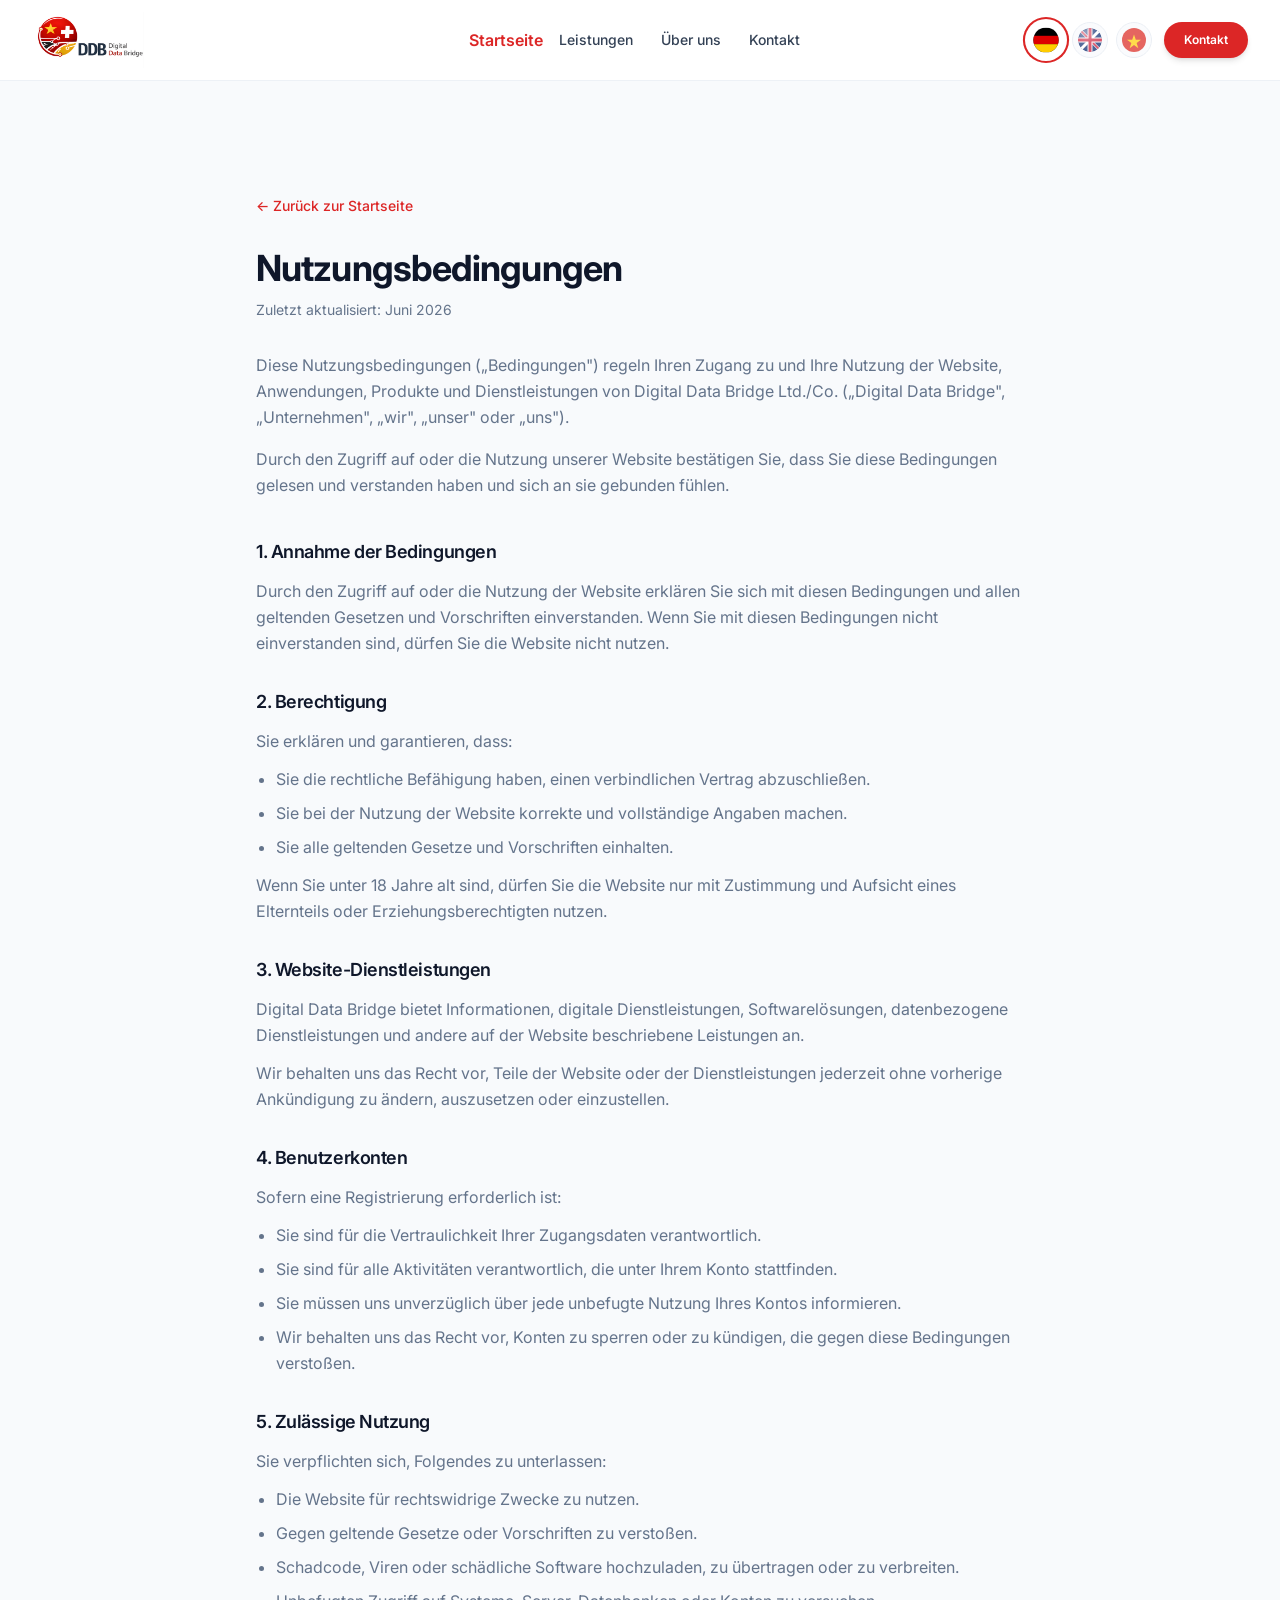
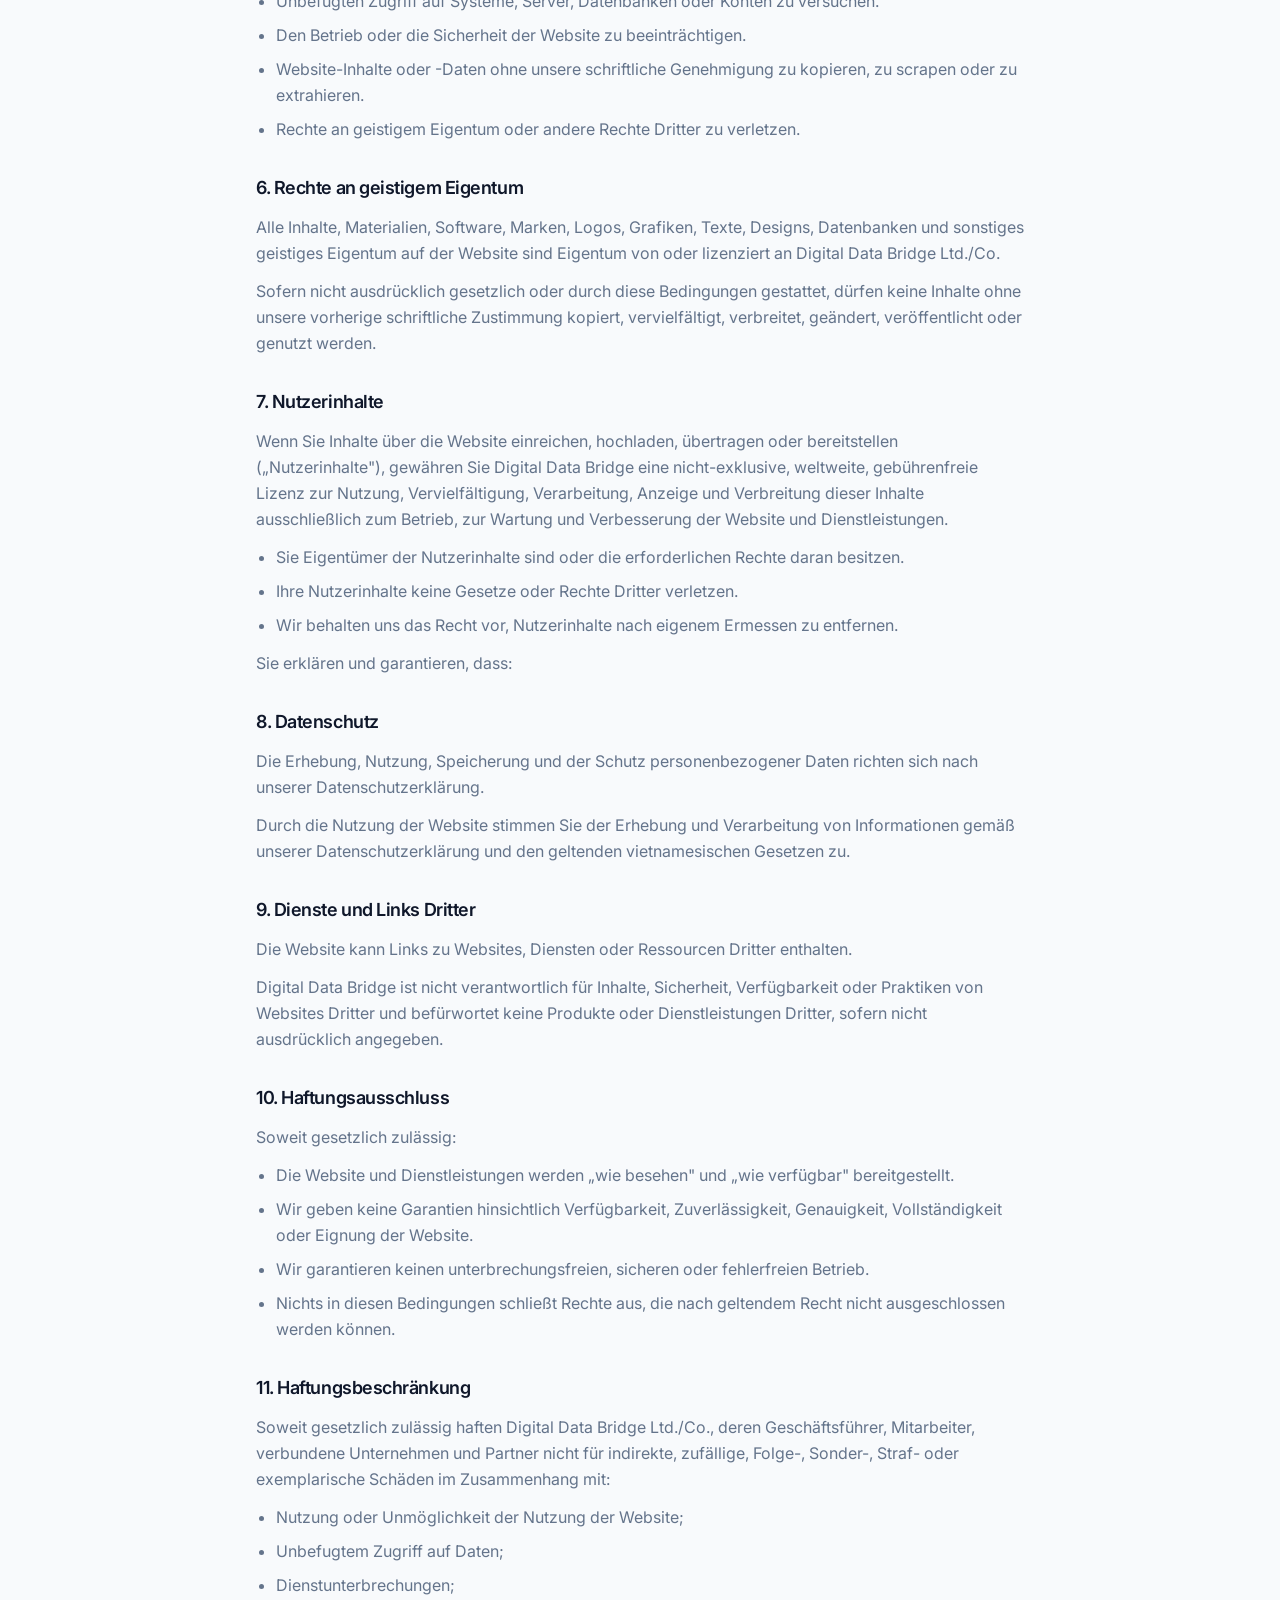
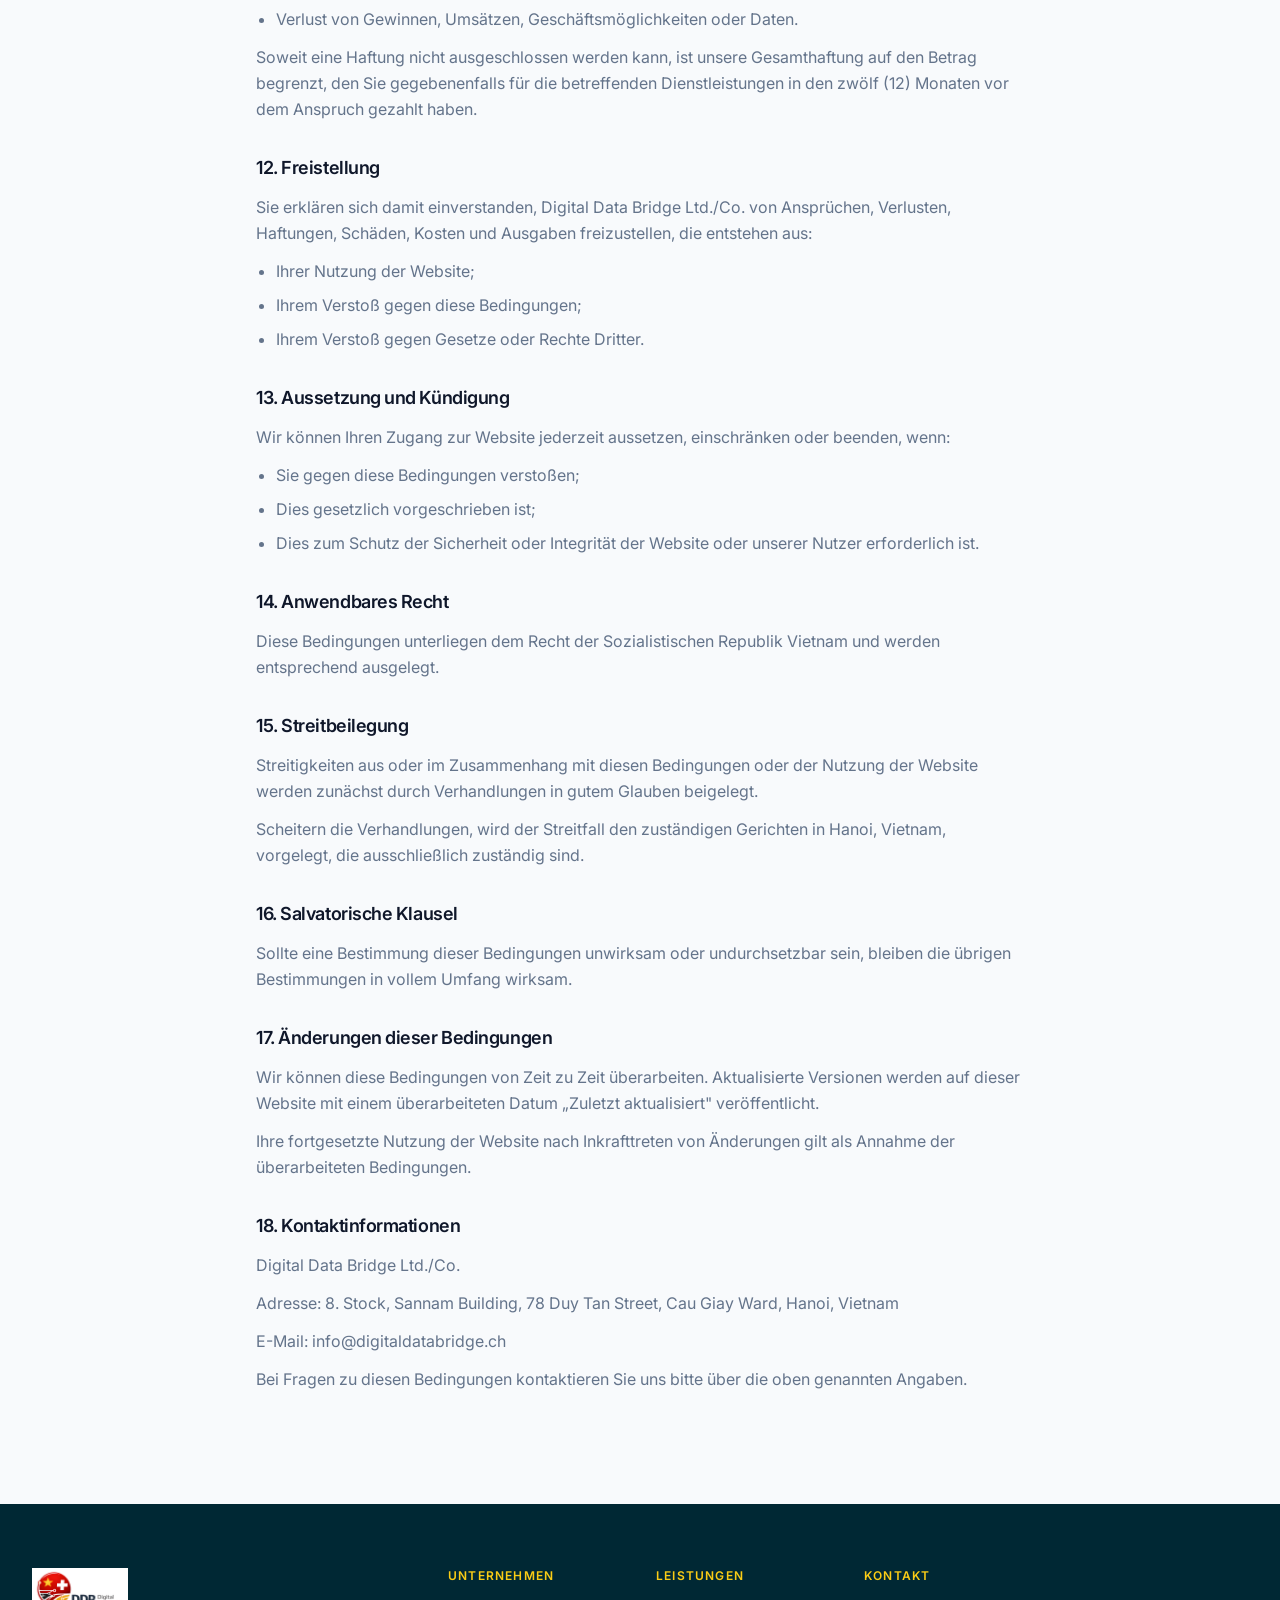
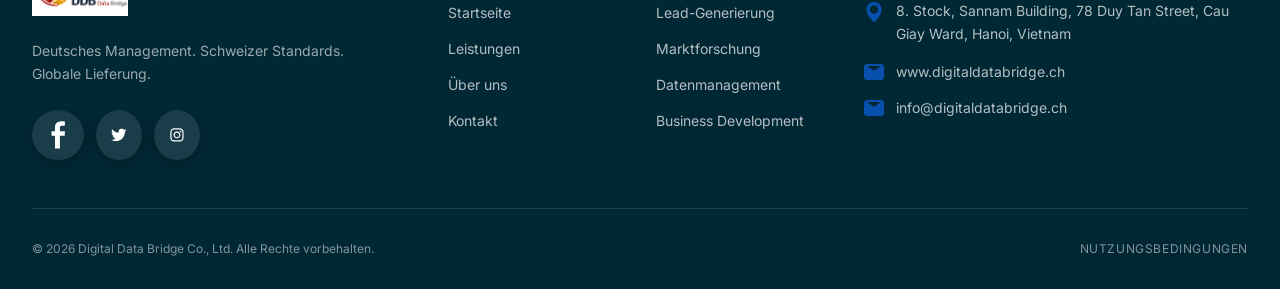
<file: terms-of-use/index.html>
<!DOCTYPE html><html lang="de"><head><meta charSet="utf-8"/><meta name="viewport" content="width=device-width, initial-scale=1"/><link rel="preload" as="image" href="/assets/logo/logo.png"/><link rel="preload" as="image" href="/assets/footer/logo.png"/><link rel="stylesheet" href="/_next/static/css/436de02f6266bf1e.css" data-precedence="next"/><link rel="preload" as="script" fetchPriority="low" href="/_next/static/chunks/webpack-03f7c6bc932ce1e3.js"/><script src="/_next/static/chunks/fd9d1056-20776d4f4e92fb82.js" async=""></script><script src="/_next/static/chunks/117-dfec44535dc73f30.js" async=""></script><script src="/_next/static/chunks/main-app-7be961782a3cc951.js" async=""></script><script src="/_next/static/chunks/648-ed4a69a796fefe7b.js" async=""></script><script src="/_next/static/chunks/706-e9a7264ef0dd8cec.js" async=""></script><script src="/_next/static/chunks/app/terms-of-use/page-ef1ce4e5623eeb0a.js" async=""></script><script src="/_next/static/chunks/498-76ede2b55f7b1609.js" async=""></script><script src="/_next/static/chunks/824-f1a602ed7e1b11d0.js" async=""></script><script src="/_next/static/chunks/app/layout-d2304a81c0e0738e.js" async=""></script><title>Terms of Use | Digital Data Bridge</title><meta name="description" content="Terms of Use for Digital Data Bridge website and services."/><meta property="og:title" content="Digital Data Bridge | Lead Generation &amp; Business Development"/><meta property="og:description" content="German Management. Swiss Standards. Global Delivery. Professional lead generation, market research, and business development support from Hanoi, Vietnam."/><meta property="og:url" content="https://www.digitaldatabridge.ch/"/><meta property="og:site_name" content="Digital Data Bridge"/><meta property="og:locale" content="de_CH"/><meta property="og:image" content="https://www.digitaldatabridge.ch/icon.png"/><meta property="og:image:width" content="512"/><meta property="og:image:height" content="512"/><meta property="og:image:alt" content="Digital Data Bridge logo"/><meta property="og:type" content="website"/><meta name="twitter:card" content="summary"/><meta name="twitter:title" content="Digital Data Bridge | Lead Generation &amp; Business Development"/><meta name="twitter:description" content="German Management. Swiss Standards. Global Delivery. Professional lead generation, market research, and business development support from Hanoi, Vietnam."/><meta name="twitter:image" content="https://www.digitaldatabridge.ch/icon.png"/><link rel="icon" href="/icon.png"/><link rel="apple-touch-icon" href="/icon.png"/><script src="/_next/static/chunks/polyfills-42372ed130431b0a.js" noModule=""></script></head><body><nav class="navbar bg-white/95 backdrop-blur-sm border-b border-slate-200/60" data-headlessui-state=""><div class="section-container"><div class="relative flex h-16 lg:h-20 items-center justify-between"><a class="flex-shrink-0" href="/"><img class="h-10 w-auto object-contain sm:h-12 lg:h-14" src="/assets/logo/logo.png" alt="Digital Data Bridge logo"/></a><div class="hidden lg:flex absolute left-1/2 top-1/2 -translate-x-1/2 -translate-y-1/2 items-center gap-1"><a class="nav-link-active" href="/">Startseite</a><a class="nav-link" href="#services">Leistungen</a><a class="nav-link" href="#about">Über uns</a><a class="nav-link" href="#contact">Kontakt</a></div><div class="flex items-center gap-2 sm:gap-3"><div class="" role="group" aria-label="Sprache wählen"><div class="flex gap-1.5 sm:gap-2 "><button type="button" title="Deutsch" aria-label="Deutsch" aria-pressed="true" class="relative flex items-center justify-center rounded-full transition-all duration-200 h-8 w-8 sm:h-9 sm:w-9 ring-2 ring-red ring-offset-2 bg-white shadow-sm scale-105"><img alt="" loading="lazy" width="24" height="24" decoding="async" data-nimg="1" class="rounded-full object-cover h-6 w-6" style="color:transparent" src="/assets/network/de.svg"/></button><button type="button" title="English" aria-label="English" aria-pressed="false" class="relative flex items-center justify-center rounded-full transition-all duration-200 h-8 w-8 sm:h-9 sm:w-9 opacity-70 hover:opacity-100 hover:scale-105 bg-slate-50 border border-slate-200"><img alt="" loading="lazy" width="24" height="24" decoding="async" data-nimg="1" class="rounded-full object-cover h-6 w-6" style="color:transparent" src="/assets/network/eng.svg"/></button><button type="button" title="Tiếng Việt" aria-label="Tiếng Việt" aria-pressed="false" class="relative flex items-center justify-center rounded-full transition-all duration-200 h-8 w-8 sm:h-9 sm:w-9 opacity-70 hover:opacity-100 hover:scale-105 bg-slate-50 border border-slate-200"><img alt="" loading="lazy" width="24" height="24" decoding="async" data-nimg="1" class="rounded-full object-cover h-6 w-6" style="color:transparent" src="/assets/network/vie.svg"/></button></div></div><a href="#contact" class="hidden lg:inline-flex btn-primary !py-2.5 !px-5 !text-xs">Kontakt</a><button type="button" class="lg:hidden p-2 rounded-lg text-slate-700 hover:bg-slate-100 transition" aria-label="Open menu"><svg xmlns="http://www.w3.org/2000/svg" fill="none" viewBox="0 0 24 24" stroke-width="1.5" stroke="currentColor" aria-hidden="true" data-slot="icon" class="h-6 w-6"><path stroke-linecap="round" stroke-linejoin="round" d="M3.75 6.75h16.5M3.75 12h16.5m-16.5 5.25h16.5"></path></svg></button></div><main class=" fixed overflow-hidden z-10 bg-gray-900 bg-opacity-25 inset-0 transform ease-in-out  transition-all delay-500 opacity-0 -translate-x-full  "><section class="w-340px max-w-lg left-0 absolute bg-white h-full shadow-xl delay-400 duration-500 ease-in-out transition-all transform -translate-x-full"><article class="relative w-270 max-w-lg pb-10 flex flex-col space-y-6 h-full overflow-y-auto"><header class="px-5 py-4 flex items-center justify-between border-b border-slate-200"><img class="h-10 w-auto object-contain" src="/assets/logo/logo.png" alt="Digital Data Bridge logo"/><button type="button" class="p-2 rounded-lg hover:bg-slate-100 transition" aria-label="Close menu"><svg xmlns="http://www.w3.org/2000/svg" fill="none" viewBox="0 0 24 24" stroke-width="1.5" stroke="currentColor" aria-hidden="true" data-slot="icon" class="block h-6 w-6 text-slate-700"><path stroke-linecap="round" stroke-linejoin="round" d="M6 18 18 6M6 6l12 12"></path></svg></button></header><div><div class="px-5 pb-8"><nav class="space-y-1"><a class="block px-3 py-3 rounded-lg text-base font-medium transition-colors bg-red/10 text-red" href="/">Startseite</a><a class="block px-3 py-3 rounded-lg text-base font-medium transition-colors text-slate-700 hover:bg-slate-100 hover:text-red" href="#services">Leistungen</a><a class="block px-3 py-3 rounded-lg text-base font-medium transition-colors text-slate-700 hover:bg-slate-100 hover:text-red" href="#about">Über uns</a><a class="block px-3 py-3 rounded-lg text-base font-medium transition-colors text-slate-700 hover:bg-slate-100 hover:text-red" href="#contact">Kontakt</a></nav><a href="#contact" class="mt-4 flex w-full btn-primary justify-center">Kontakt</a></div></div></article></section><section class=" w-screen h-full cursor-pointer "></section></main></div></div></nav><main class="bg-slate-50 min-h-screen"><div class="section-container py-24 sm:py-28"><div class="max-w-3xl mx-auto"><a class="inline-flex text-sm font-medium text-red hover:text-red-600 transition-colors mb-8" href="/">← <!-- -->Zurück zur Startseite</a><h1 class="text-3xl sm:text-4xl font-bold text-slate-900">Nutzungsbedingungen</h1><p class="mt-3 text-sm text-darkgray">Zuletzt aktualisiert<!-- -->: <!-- -->Juni 2026</p><div class="mt-8 space-y-4 text-base text-darkgray leading-relaxed"><p>Diese Nutzungsbedingungen („Bedingungen&quot;) regeln Ihren Zugang zu und Ihre Nutzung der Website, Anwendungen, Produkte und Dienstleistungen von Digital Data Bridge Ltd./Co. („Digital Data Bridge&quot;, „Unternehmen&quot;, „wir&quot;, „unser&quot; oder „uns&quot;).</p><p>Durch den Zugriff auf oder die Nutzung unserer Website bestätigen Sie, dass Sie diese Bedingungen gelesen und verstanden haben und sich an sie gebunden fühlen.</p></div><div class="mt-10 space-y-8"><section><h2 class="text-lg font-semibold text-slate-900">1. Annahme der Bedingungen</h2><div class="mt-3 space-y-3 text-sm sm:text-base text-darkgray leading-relaxed"><p>Durch den Zugriff auf oder die Nutzung der Website erklären Sie sich mit diesen Bedingungen und allen geltenden Gesetzen und Vorschriften einverstanden. Wenn Sie mit diesen Bedingungen nicht einverstanden sind, dürfen Sie die Website nicht nutzen.</p></div></section><section><h2 class="text-lg font-semibold text-slate-900">2. Berechtigung</h2><div class="mt-3 space-y-3 text-sm sm:text-base text-darkgray leading-relaxed"><p>Sie erklären und garantieren, dass:</p><ul class="list-disc pl-5 space-y-2"><li>Sie die rechtliche Befähigung haben, einen verbindlichen Vertrag abzuschließen.</li><li>Sie bei der Nutzung der Website korrekte und vollständige Angaben machen.</li><li>Sie alle geltenden Gesetze und Vorschriften einhalten.</li></ul><p>Wenn Sie unter 18 Jahre alt sind, dürfen Sie die Website nur mit Zustimmung und Aufsicht eines Elternteils oder Erziehungsberechtigten nutzen.</p></div></section><section><h2 class="text-lg font-semibold text-slate-900">3. Website-Dienstleistungen</h2><div class="mt-3 space-y-3 text-sm sm:text-base text-darkgray leading-relaxed"><p>Digital Data Bridge bietet Informationen, digitale Dienstleistungen, Softwarelösungen, datenbezogene Dienstleistungen und andere auf der Website beschriebene Leistungen an.</p><p>Wir behalten uns das Recht vor, Teile der Website oder der Dienstleistungen jederzeit ohne vorherige Ankündigung zu ändern, auszusetzen oder einzustellen.</p></div></section><section><h2 class="text-lg font-semibold text-slate-900">4. Benutzerkonten</h2><div class="mt-3 space-y-3 text-sm sm:text-base text-darkgray leading-relaxed"><p>Sofern eine Registrierung erforderlich ist:</p><ul class="list-disc pl-5 space-y-2"><li>Sie sind für die Vertraulichkeit Ihrer Zugangsdaten verantwortlich.</li><li>Sie sind für alle Aktivitäten verantwortlich, die unter Ihrem Konto stattfinden.</li><li>Sie müssen uns unverzüglich über jede unbefugte Nutzung Ihres Kontos informieren.</li><li>Wir behalten uns das Recht vor, Konten zu sperren oder zu kündigen, die gegen diese Bedingungen verstoßen.</li></ul></div></section><section><h2 class="text-lg font-semibold text-slate-900">5. Zulässige Nutzung</h2><div class="mt-3 space-y-3 text-sm sm:text-base text-darkgray leading-relaxed"><p>Sie verpflichten sich, Folgendes zu unterlassen:</p><ul class="list-disc pl-5 space-y-2"><li>Die Website für rechtswidrige Zwecke zu nutzen.</li><li>Gegen geltende Gesetze oder Vorschriften zu verstoßen.</li><li>Schadcode, Viren oder schädliche Software hochzuladen, zu übertragen oder zu verbreiten.</li><li>Unbefugten Zugriff auf Systeme, Server, Datenbanken oder Konten zu versuchen.</li><li>Den Betrieb oder die Sicherheit der Website zu beeinträchtigen.</li><li>Website-Inhalte oder -Daten ohne unsere schriftliche Genehmigung zu kopieren, zu scrapen oder zu extrahieren.</li><li>Rechte an geistigem Eigentum oder andere Rechte Dritter zu verletzen.</li></ul></div></section><section><h2 class="text-lg font-semibold text-slate-900">6. Rechte an geistigem Eigentum</h2><div class="mt-3 space-y-3 text-sm sm:text-base text-darkgray leading-relaxed"><p>Alle Inhalte, Materialien, Software, Marken, Logos, Grafiken, Texte, Designs, Datenbanken und sonstiges geistiges Eigentum auf der Website sind Eigentum von oder lizenziert an Digital Data Bridge Ltd./Co.</p><p>Sofern nicht ausdrücklich gesetzlich oder durch diese Bedingungen gestattet, dürfen keine Inhalte ohne unsere vorherige schriftliche Zustimmung kopiert, vervielfältigt, verbreitet, geändert, veröffentlicht oder genutzt werden.</p></div></section><section><h2 class="text-lg font-semibold text-slate-900">7. Nutzerinhalte</h2><div class="mt-3 space-y-3 text-sm sm:text-base text-darkgray leading-relaxed"><p>Wenn Sie Inhalte über die Website einreichen, hochladen, übertragen oder bereitstellen („Nutzerinhalte&quot;), gewähren Sie Digital Data Bridge eine nicht-exklusive, weltweite, gebührenfreie Lizenz zur Nutzung, Vervielfältigung, Verarbeitung, Anzeige und Verbreitung dieser Inhalte ausschließlich zum Betrieb, zur Wartung und Verbesserung der Website und Dienstleistungen.</p><ul class="list-disc pl-5 space-y-2"><li>Sie Eigentümer der Nutzerinhalte sind oder die erforderlichen Rechte daran besitzen.</li><li>Ihre Nutzerinhalte keine Gesetze oder Rechte Dritter verletzen.</li><li>Wir behalten uns das Recht vor, Nutzerinhalte nach eigenem Ermessen zu entfernen.</li></ul><p>Sie erklären und garantieren, dass:</p></div></section><section><h2 class="text-lg font-semibold text-slate-900">8. Datenschutz</h2><div class="mt-3 space-y-3 text-sm sm:text-base text-darkgray leading-relaxed"><p>Die Erhebung, Nutzung, Speicherung und der Schutz personenbezogener Daten richten sich nach unserer Datenschutzerklärung.</p><p>Durch die Nutzung der Website stimmen Sie der Erhebung und Verarbeitung von Informationen gemäß unserer Datenschutzerklärung und den geltenden vietnamesischen Gesetzen zu.</p></div></section><section><h2 class="text-lg font-semibold text-slate-900">9. Dienste und Links Dritter</h2><div class="mt-3 space-y-3 text-sm sm:text-base text-darkgray leading-relaxed"><p>Die Website kann Links zu Websites, Diensten oder Ressourcen Dritter enthalten.</p><p>Digital Data Bridge ist nicht verantwortlich für Inhalte, Sicherheit, Verfügbarkeit oder Praktiken von Websites Dritter und befürwortet keine Produkte oder Dienstleistungen Dritter, sofern nicht ausdrücklich angegeben.</p></div></section><section><h2 class="text-lg font-semibold text-slate-900">10. Haftungsausschluss</h2><div class="mt-3 space-y-3 text-sm sm:text-base text-darkgray leading-relaxed"><p>Soweit gesetzlich zulässig:</p><ul class="list-disc pl-5 space-y-2"><li>Die Website und Dienstleistungen werden „wie besehen&quot; und „wie verfügbar&quot; bereitgestellt.</li><li>Wir geben keine Garantien hinsichtlich Verfügbarkeit, Zuverlässigkeit, Genauigkeit, Vollständigkeit oder Eignung der Website.</li><li>Wir garantieren keinen unterbrechungsfreien, sicheren oder fehlerfreien Betrieb.</li><li>Nichts in diesen Bedingungen schließt Rechte aus, die nach geltendem Recht nicht ausgeschlossen werden können.</li></ul></div></section><section><h2 class="text-lg font-semibold text-slate-900">11. Haftungsbeschränkung</h2><div class="mt-3 space-y-3 text-sm sm:text-base text-darkgray leading-relaxed"><p>Soweit gesetzlich zulässig haften Digital Data Bridge Ltd./Co., deren Geschäftsführer, Mitarbeiter, verbundene Unternehmen und Partner nicht für indirekte, zufällige, Folge-, Sonder-, Straf- oder exemplarische Schäden im Zusammenhang mit:</p><ul class="list-disc pl-5 space-y-2"><li>Nutzung oder Unmöglichkeit der Nutzung der Website;</li><li>Unbefugtem Zugriff auf Daten;</li><li>Dienstunterbrechungen;</li><li>Verlust von Gewinnen, Umsätzen, Geschäftsmöglichkeiten oder Daten.</li></ul><p>Soweit eine Haftung nicht ausgeschlossen werden kann, ist unsere Gesamthaftung auf den Betrag begrenzt, den Sie gegebenenfalls für die betreffenden Dienstleistungen in den zwölf (12) Monaten vor dem Anspruch gezahlt haben.</p></div></section><section><h2 class="text-lg font-semibold text-slate-900">12. Freistellung</h2><div class="mt-3 space-y-3 text-sm sm:text-base text-darkgray leading-relaxed"><p>Sie erklären sich damit einverstanden, Digital Data Bridge Ltd./Co. von Ansprüchen, Verlusten, Haftungen, Schäden, Kosten und Ausgaben freizustellen, die entstehen aus:</p><ul class="list-disc pl-5 space-y-2"><li>Ihrer Nutzung der Website;</li><li>Ihrem Verstoß gegen diese Bedingungen;</li><li>Ihrem Verstoß gegen Gesetze oder Rechte Dritter.</li></ul></div></section><section><h2 class="text-lg font-semibold text-slate-900">13. Aussetzung und Kündigung</h2><div class="mt-3 space-y-3 text-sm sm:text-base text-darkgray leading-relaxed"><p>Wir können Ihren Zugang zur Website jederzeit aussetzen, einschränken oder beenden, wenn:</p><ul class="list-disc pl-5 space-y-2"><li>Sie gegen diese Bedingungen verstoßen;</li><li>Dies gesetzlich vorgeschrieben ist;</li><li>Dies zum Schutz der Sicherheit oder Integrität der Website oder unserer Nutzer erforderlich ist.</li></ul></div></section><section><h2 class="text-lg font-semibold text-slate-900">14. Anwendbares Recht</h2><div class="mt-3 space-y-3 text-sm sm:text-base text-darkgray leading-relaxed"><p>Diese Bedingungen unterliegen dem Recht der Sozialistischen Republik Vietnam und werden entsprechend ausgelegt.</p></div></section><section><h2 class="text-lg font-semibold text-slate-900">15. Streitbeilegung</h2><div class="mt-3 space-y-3 text-sm sm:text-base text-darkgray leading-relaxed"><p>Streitigkeiten aus oder im Zusammenhang mit diesen Bedingungen oder der Nutzung der Website werden zunächst durch Verhandlungen in gutem Glauben beigelegt.</p><p>Scheitern die Verhandlungen, wird der Streitfall den zuständigen Gerichten in Hanoi, Vietnam, vorgelegt, die ausschließlich zuständig sind.</p></div></section><section><h2 class="text-lg font-semibold text-slate-900">16. Salvatorische Klausel</h2><div class="mt-3 space-y-3 text-sm sm:text-base text-darkgray leading-relaxed"><p>Sollte eine Bestimmung dieser Bedingungen unwirksam oder undurchsetzbar sein, bleiben die übrigen Bestimmungen in vollem Umfang wirksam.</p></div></section><section><h2 class="text-lg font-semibold text-slate-900">17. Änderungen dieser Bedingungen</h2><div class="mt-3 space-y-3 text-sm sm:text-base text-darkgray leading-relaxed"><p>Wir können diese Bedingungen von Zeit zu Zeit überarbeiten. Aktualisierte Versionen werden auf dieser Website mit einem überarbeiteten Datum „Zuletzt aktualisiert&quot; veröffentlicht.</p><p>Ihre fortgesetzte Nutzung der Website nach Inkrafttreten von Änderungen gilt als Annahme der überarbeiteten Bedingungen.</p></div></section><section><h2 class="text-lg font-semibold text-slate-900">18. Kontaktinformationen</h2><div class="mt-3 space-y-3 text-sm sm:text-base text-darkgray leading-relaxed"><p>Digital Data Bridge Ltd./Co.</p><p>Adresse: 8. Stock, Sannam Building, 78 Duy Tan Street, Cau Giay Ward, Hanoi, Vietnam</p><p>E-Mail: info@digitaldatabridge.ch</p><p>Bei Fragen zu diesen Bedingungen kontaktieren Sie uns bitte über die oben genannten Angaben.</p></div></section></div></div></div></main><footer class="bg-navyblue text-white"><div class="section-container pt-16 pb-8"><div class="grid grid-cols-1 gap-10 sm:grid-cols-2 lg:grid-cols-12 lg:gap-8"><div class="lg:col-span-4"><img src="/assets/footer/logo.png" alt="Digital Data Bridge logo" class="h-12 w-auto mb-6"/><p class="text-sm text-white/60 leading-relaxed max-w-xs">Deutsches Management. Schweizer Standards. Globale Lieferung.</p><div class="flex gap-3 mt-6"><a class="footer-fb-icons" href="#!"><img alt="facebook" loading="lazy" width="16" height="16" decoding="async" data-nimg="1" style="color:transparent" src="/assets/footer/facebook.svg"/></a><a class="footer-icons" href="#!"><img alt="twitter" loading="lazy" width="16" height="16" decoding="async" data-nimg="1" style="color:transparent" src="/assets/footer/twitter.svg"/></a><a class="footer-icons" href="#!"><img alt="instagram" loading="lazy" width="16" height="16" decoding="async" data-nimg="1" style="color:transparent" src="/assets/footer/instagram.svg"/></a></div></div><div class="lg:col-span-2"><h5 class="text-xs font-semibold uppercase tracking-widest text-gold-400 mb-4">Unternehmen</h5><ul class="space-y-3"><li><a class="text-sm text-white/70 hover:text-white transition-colors space-links" href="/">Startseite</a></li><li><a class="text-sm text-white/70 hover:text-white transition-colors space-links" href="#services">Leistungen</a></li><li><a class="text-sm text-white/70 hover:text-white transition-colors space-links" href="#about">Über uns</a></li><li><a class="text-sm text-white/70 hover:text-white transition-colors space-links" href="#contact">Kontakt</a></li></ul></div><div class="lg:col-span-2"><h5 class="text-xs font-semibold uppercase tracking-widest text-gold-400 mb-4">Leistungen</h5><ul class="space-y-3"><li><a class="text-sm text-white/70 hover:text-white transition-colors space-links" href="#services">Lead-Generierung</a></li><li><a class="text-sm text-white/70 hover:text-white transition-colors space-links" href="#services">Marktforschung</a></li><li><a class="text-sm text-white/70 hover:text-white transition-colors space-links" href="#services">Datenmanagement</a></li><li><a class="text-sm text-white/70 hover:text-white transition-colors space-links" href="#services">Business Development</a></li></ul></div><div class="lg:col-span-4"><h5 class="text-xs font-semibold uppercase tracking-widest text-gold-400 mb-4">Kontakt</h5><div class="space-y-4"><div class="flex gap-3 items-start"><img alt="address" loading="lazy" width="20" height="20" decoding="async" data-nimg="1" class="mt-0.5 flex-shrink-0 opacity-60" style="color:transparent" src="/assets/footer/mask.svg"/><p class="text-sm text-white/70 leading-relaxed">8. Stock, Sannam Building, 78 Duy Tan Street, Cau Giay Ward, Hanoi, Vietnam</p></div><div class="flex gap-3 items-center"><img alt="website" loading="lazy" width="20" height="20" decoding="async" data-nimg="1" class="flex-shrink-0 opacity-60" style="color:transparent" src="/assets/footer/email.svg"/><a href="https://www.digitaldatabridge.ch" target="_blank" rel="noopener noreferrer" class="text-sm text-white/70 hover:text-white transition-colors">www.digitaldatabridge.ch</a></div><div class="flex gap-3 items-center"><img alt="email" loading="lazy" width="20" height="20" decoding="async" data-nimg="1" class="flex-shrink-0 opacity-60" style="color:transparent" src="/assets/footer/email.svg"/><a href="mailto:info@digitaldatabridge.ch" class="text-sm text-white/70 hover:text-white transition-colors">info@digitaldatabridge.ch</a></div></div></div></div><div class="mt-12 pt-8 border-t border-white/10 flex flex-col sm:flex-row items-center justify-between gap-4"><p class="text-xs text-white/50 text-center sm:text-left">© <!-- -->2026<!-- --> <!-- -->Digital Data Bridge Co., Ltd. Alle Rechte vorbehalten.</p><a class="text-xs uppercase tracking-wider text-white/50 hover:text-white transition-colors" href="/terms-of-use/">Nutzungsbedingungen</a></div></div></footer><script src="/_next/static/chunks/webpack-03f7c6bc932ce1e3.js" async=""></script><script>(self.__next_f=self.__next_f||[]).push([0]);self.__next_f.push([2,null])</script><script>self.__next_f.push([1,"1:HL[\"/_next/static/css/436de02f6266bf1e.css\",\"style\"]\n"])</script><script>self.__next_f.push([1,"2:I[2846,[],\"\"]\n4:I[2306,[\"648\",\"static/chunks/648-ed4a69a796fefe7b.js\",\"706\",\"static/chunks/706-e9a7264ef0dd8cec.js\",\"466\",\"static/chunks/app/terms-of-use/page-ef1ce4e5623eeb0a.js\"],\"default\"]\n5:I[4707,[],\"\"]\n6:I[6423,[],\"\"]\n7:I[4706,[\"648\",\"static/chunks/648-ed4a69a796fefe7b.js\",\"498\",\"static/chunks/498-76ede2b55f7b1609.js\",\"824\",\"static/chunks/824-f1a602ed7e1b11d0.js\",\"706\",\"static/chunks/706-e9a7264ef0dd8cec.js\",\"185\",\"static/chunks/app/layout-d2304a81c0e0738e.js\"],\"LanguageProvider\"]\n8:I[8882,[\"648\",\"static/chunks/648-ed4a69a796fefe7b.js\",\"498\",\"static/chunks/498-76ede2b55f7b1609.js\",\"824\",\"static/chunks/824-f1a602ed7e1b11d0.js\",\"706\",\"static/chunks/706-e9a7264ef0dd8cec.js\",\"185\",\"static/chunks/app/layout-d2304a81c0e0738e.js\"],\"default\"]\n9:I[9547,[\"648\",\"static/chunks/648-ed4a69a796fefe7b.js\",\"498\",\"static/chunks/498-76ede2b55f7b1609.js\",\"824\",\"static/chunks/824-f1a602ed7e1b11d0.js\",\"706\",\"static/chunks/706-e9a7264ef0dd8cec.js\",\"185\",\"static/chunks/app/layout-d2304a81c0e0738e.js\"],\"default\"]\nb:I[1060,[],\"\"]\nc:[]\n"])</script><script>self.__next_f.push([1,"0:[\"$\",\"$L2\",null,{\"buildId\":\"W-rhAPQXCMmuFCsUcwnsp\",\"assetPrefix\":\"\",\"urlParts\":[\"\",\"terms-of-use\",\"\"],\"initialTree\":[\"\",{\"children\":[\"terms-of-use\",{\"children\":[\"__PAGE__\",{}]}]},\"$undefined\",\"$undefined\",true],\"initialSeedData\":[\"\",{\"children\":[\"terms-of-use\",{\"children\":[\"__PAGE__\",{},[[\"$L3\",[\"$\",\"$L4\",null,{}],null],null],null]},[null,[\"$\",\"$L5\",null,{\"parallelRouterKey\":\"children\",\"segmentPath\":[\"children\",\"terms-of-use\",\"children\"],\"error\":\"$undefined\",\"errorStyles\":\"$undefined\",\"errorScripts\":\"$undefined\",\"template\":[\"$\",\"$L6\",null,{}],\"templateStyles\":\"$undefined\",\"templateScripts\":\"$undefined\",\"notFound\":\"$undefined\",\"notFoundStyles\":\"$undefined\"}]],null]},[[[[\"$\",\"link\",\"0\",{\"rel\":\"stylesheet\",\"href\":\"/_next/static/css/436de02f6266bf1e.css\",\"precedence\":\"next\",\"crossOrigin\":\"$undefined\"}]],[\"$\",\"html\",null,{\"lang\":\"de\",\"children\":[\"$\",\"body\",null,{\"children\":[\"$\",\"$L7\",null,{\"children\":[[\"$\",\"$L8\",null,{}],[\"$\",\"$L5\",null,{\"parallelRouterKey\":\"children\",\"segmentPath\":[\"children\"],\"error\":\"$undefined\",\"errorStyles\":\"$undefined\",\"errorScripts\":\"$undefined\",\"template\":[\"$\",\"$L6\",null,{}],\"templateStyles\":\"$undefined\",\"templateScripts\":\"$undefined\",\"notFound\":[[\"$\",\"title\",null,{\"children\":\"404: This page could not be found.\"}],[\"$\",\"div\",null,{\"style\":{\"fontFamily\":\"system-ui,\\\"Segoe UI\\\",Roboto,Helvetica,Arial,sans-serif,\\\"Apple Color Emoji\\\",\\\"Segoe UI Emoji\\\"\",\"height\":\"100vh\",\"textAlign\":\"center\",\"display\":\"flex\",\"flexDirection\":\"column\",\"alignItems\":\"center\",\"justifyContent\":\"center\"},\"children\":[\"$\",\"div\",null,{\"children\":[[\"$\",\"style\",null,{\"dangerouslySetInnerHTML\":{\"__html\":\"body{color:#000;background:#fff;margin:0}.next-error-h1{border-right:1px solid rgba(0,0,0,.3)}@media (prefers-color-scheme:dark){body{color:#fff;background:#000}.next-error-h1{border-right:1px solid rgba(255,255,255,.3)}}\"}}],[\"$\",\"h1\",null,{\"className\":\"next-error-h1\",\"style\":{\"display\":\"inline-block\",\"margin\":\"0 20px 0 0\",\"padding\":\"0 23px 0 0\",\"fontSize\":24,\"fontWeight\":500,\"verticalAlign\":\"top\",\"lineHeight\":\"49px\"},\"children\":\"404\"}],[\"$\",\"div\",null,{\"style\":{\"display\":\"inline-block\"},\"children\":[\"$\",\"h2\",null,{\"style\":{\"fontSize\":14,\"fontWeight\":400,\"lineHeight\":\"49px\",\"margin\":0},\"children\":\"This page could not be found.\"}]}]]}]}]],\"notFoundStyles\":[]}],[\"$\",\"$L9\",null,{}]]}]}]}]],null],null],\"couldBeIntercepted\":false,\"initialHead\":[null,\"$La\"],\"globalErrorComponent\":\"$b\",\"missingSlots\":\"$Wc\"}]\n"])</script><script>self.__next_f.push([1,"a:[[\"$\",\"meta\",\"0\",{\"name\":\"viewport\",\"content\":\"width=device-width, initial-scale=1\"}],[\"$\",\"meta\",\"1\",{\"charSet\":\"utf-8\"}],[\"$\",\"title\",\"2\",{\"children\":\"Terms of Use | Digital Data Bridge\"}],[\"$\",\"meta\",\"3\",{\"name\":\"description\",\"content\":\"Terms of Use for Digital Data Bridge website and services.\"}],[\"$\",\"meta\",\"4\",{\"property\":\"og:title\",\"content\":\"Digital Data Bridge | Lead Generation \u0026 Business Development\"}],[\"$\",\"meta\",\"5\",{\"property\":\"og:description\",\"content\":\"German Management. Swiss Standards. Global Delivery. Professional lead generation, market research, and business development support from Hanoi, Vietnam.\"}],[\"$\",\"meta\",\"6\",{\"property\":\"og:url\",\"content\":\"https://www.digitaldatabridge.ch/\"}],[\"$\",\"meta\",\"7\",{\"property\":\"og:site_name\",\"content\":\"Digital Data Bridge\"}],[\"$\",\"meta\",\"8\",{\"property\":\"og:locale\",\"content\":\"de_CH\"}],[\"$\",\"meta\",\"9\",{\"property\":\"og:image\",\"content\":\"https://www.digitaldatabridge.ch/icon.png\"}],[\"$\",\"meta\",\"10\",{\"property\":\"og:image:width\",\"content\":\"512\"}],[\"$\",\"meta\",\"11\",{\"property\":\"og:image:height\",\"content\":\"512\"}],[\"$\",\"meta\",\"12\",{\"property\":\"og:image:alt\",\"content\":\"Digital Data Bridge logo\"}],[\"$\",\"meta\",\"13\",{\"property\":\"og:type\",\"content\":\"website\"}],[\"$\",\"meta\",\"14\",{\"name\":\"twitter:card\",\"content\":\"summary\"}],[\"$\",\"meta\",\"15\",{\"name\":\"twitter:title\",\"content\":\"Digital Data Bridge | Lead Generation \u0026 Business Development\"}],[\"$\",\"meta\",\"16\",{\"name\":\"twitter:description\",\"content\":\"German Management. Swiss Standards. Global Delivery. Professional lead generation, market research, and business development support from Hanoi, Vietnam.\"}],[\"$\",\"meta\",\"17\",{\"name\":\"twitter:image\",\"content\":\"https://www.digitaldatabridge.ch/icon.png\"}],[\"$\",\"link\",\"18\",{\"rel\":\"icon\",\"href\":\"/icon.png\"}],[\"$\",\"link\",\"19\",{\"rel\":\"apple-touch-icon\",\"href\":\"/icon.png\"}]]\n3:null\n"])</script></body></html>
</file>
<file: _next/static/css/436de02f6266bf1e.css>
@import url("https://fonts.googleapis.com/css2?family=Inter:wght@300;400;500;600;700;800&display=swap");*,:after,:before{--tw-border-spacing-x:0;--tw-border-spacing-y:0;--tw-translate-x:0;--tw-translate-y:0;--tw-rotate:0;--tw-skew-x:0;--tw-skew-y:0;--tw-scale-x:1;--tw-scale-y:1;--tw-pan-x: ;--tw-pan-y: ;--tw-pinch-zoom: ;--tw-scroll-snap-strictness:proximity;--tw-gradient-from-position: ;--tw-gradient-via-position: ;--tw-gradient-to-position: ;--tw-ordinal: ;--tw-slashed-zero: ;--tw-numeric-figure: ;--tw-numeric-spacing: ;--tw-numeric-fraction: ;--tw-ring-inset: ;--tw-ring-offset-width:0px;--tw-ring-offset-color:#fff;--tw-ring-color:rgba(59,130,246,.5);--tw-ring-offset-shadow:0 0 #0000;--tw-ring-shadow:0 0 #0000;--tw-shadow:0 0 #0000;--tw-shadow-colored:0 0 #0000;--tw-blur: ;--tw-brightness: ;--tw-contrast: ;--tw-grayscale: ;--tw-hue-rotate: ;--tw-invert: ;--tw-saturate: ;--tw-sepia: ;--tw-drop-shadow: ;--tw-backdrop-blur: ;--tw-backdrop-brightness: ;--tw-backdrop-contrast: ;--tw-backdrop-grayscale: ;--tw-backdrop-hue-rotate: ;--tw-backdrop-invert: ;--tw-backdrop-opacity: ;--tw-backdrop-saturate: ;--tw-backdrop-sepia: ;--tw-contain-size: ;--tw-contain-layout: ;--tw-contain-paint: ;--tw-contain-style: }::backdrop{--tw-border-spacing-x:0;--tw-border-spacing-y:0;--tw-translate-x:0;--tw-translate-y:0;--tw-rotate:0;--tw-skew-x:0;--tw-skew-y:0;--tw-scale-x:1;--tw-scale-y:1;--tw-pan-x: ;--tw-pan-y: ;--tw-pinch-zoom: ;--tw-scroll-snap-strictness:proximity;--tw-gradient-from-position: ;--tw-gradient-via-position: ;--tw-gradient-to-position: ;--tw-ordinal: ;--tw-slashed-zero: ;--tw-numeric-figure: ;--tw-numeric-spacing: ;--tw-numeric-fraction: ;--tw-ring-inset: ;--tw-ring-offset-width:0px;--tw-ring-offset-color:#fff;--tw-ring-color:rgba(59,130,246,.5);--tw-ring-offset-shadow:0 0 #0000;--tw-ring-shadow:0 0 #0000;--tw-shadow:0 0 #0000;--tw-shadow-colored:0 0 #0000;--tw-blur: ;--tw-brightness: ;--tw-contrast: ;--tw-grayscale: ;--tw-hue-rotate: ;--tw-invert: ;--tw-saturate: ;--tw-sepia: ;--tw-drop-shadow: ;--tw-backdrop-blur: ;--tw-backdrop-brightness: ;--tw-backdrop-contrast: ;--tw-backdrop-grayscale: ;--tw-backdrop-hue-rotate: ;--tw-backdrop-invert: ;--tw-backdrop-opacity: ;--tw-backdrop-saturate: ;--tw-backdrop-sepia: ;--tw-contain-size: ;--tw-contain-layout: ;--tw-contain-paint: ;--tw-contain-style: }
/*
! tailwindcss v3.4.13 | MIT License | https://tailwindcss.com
*/*,:after,:before{box-sizing:border-box;border:0 solid}:after,:before{--tw-content:""}:host,html{line-height:1.5;-webkit-text-size-adjust:100%;-moz-tab-size:4;-o-tab-size:4;tab-size:4;font-family:ui-sans-serif,system-ui,sans-serif,Apple Color Emoji,Segoe UI Emoji,Segoe UI Symbol,Noto Color Emoji;font-feature-settings:normal;font-variation-settings:normal;-webkit-tap-highlight-color:transparent}body{margin:0;line-height:inherit}hr{height:0;color:inherit;border-top-width:1px}abbr:where([title]){-webkit-text-decoration:underline dotted;text-decoration:underline dotted}h1,h2,h3,h4,h5,h6{font-size:inherit;font-weight:inherit}a{color:inherit;text-decoration:inherit}b,strong{font-weight:bolder}code,kbd,pre,samp{font-family:ui-monospace,SFMono-Regular,Menlo,Monaco,Consolas,Liberation Mono,Courier New,monospace;font-feature-settings:normal;font-variation-settings:normal;font-size:1em}small{font-size:80%}sub,sup{font-size:75%;line-height:0;position:relative;vertical-align:baseline}sub{bottom:-.25em}sup{top:-.5em}table{text-indent:0;border-color:inherit;border-collapse:collapse}button,input,optgroup,select,textarea{font-family:inherit;font-feature-settings:inherit;font-variation-settings:inherit;font-size:100%;font-weight:inherit;line-height:inherit;letter-spacing:inherit;color:inherit;margin:0;padding:0}button,select{text-transform:none}button,input:where([type=button]),input:where([type=reset]),input:where([type=submit]){-webkit-appearance:button;background-color:transparent;background-image:none}:-moz-focusring{outline:auto}:-moz-ui-invalid{box-shadow:none}progress{vertical-align:baseline}::-webkit-inner-spin-button,::-webkit-outer-spin-button{height:auto}[type=search]{-webkit-appearance:textfield;outline-offset:-2px}::-webkit-search-decoration{-webkit-appearance:none}::-webkit-file-upload-button{-webkit-appearance:button;font:inherit}summary{display:list-item}blockquote,dd,dl,figure,h1,h2,h3,h4,h5,h6,hr,p,pre{margin:0}fieldset{margin:0}fieldset,legend{padding:0}menu,ol,ul{list-style:none;margin:0;padding:0}dialog{padding:0}textarea{resize:vertical}input::-moz-placeholder,textarea::-moz-placeholder{opacity:1;color:#9ca3af}input::placeholder,textarea::placeholder{opacity:1;color:#9ca3af}[role=button],button{cursor:pointer}:disabled{cursor:default}audio,canvas,embed,iframe,img,object,svg,video{display:block;vertical-align:middle}img,video{max-width:100%;height:auto}[hidden]{display:none}body{--tw-bg-opacity:1;background-color:rgb(255 255 255/var(--tw-bg-opacity));font-family:ui-sans-serif,system-ui,sans-serif,Apple Color Emoji,Segoe UI Emoji,Segoe UI Symbol,Noto Color Emoji;--tw-text-opacity:1;color:rgb(30 41 59/var(--tw-text-opacity));-webkit-font-smoothing:antialiased;-moz-osx-font-smoothing:grayscale;font-family:Inter,sans-serif}h1,h2,h3,h4,h5,h6{letter-spacing:-.025em;--tw-text-opacity:1;color:rgb(15 23 42/var(--tw-text-opacity))}.section-container{margin-left:auto;margin-right:auto;max-width:80rem;padding-left:1rem;padding-right:1rem}@media (min-width:640px){.section-container{padding-left:1.5rem;padding-right:1.5rem}}@media (min-width:1024px){.section-container{padding-left:2rem;padding-right:2rem}}.section-label{margin-bottom:1rem;display:inline-block;font-size:.875rem;line-height:1.25rem;font-weight:600;text-transform:uppercase;letter-spacing:.1em;--tw-text-opacity:1;color:rgb(220 38 38/var(--tw-text-opacity))}.section-title{font-size:1.875rem;line-height:2.25rem;font-weight:700;line-height:1.25;--tw-text-opacity:1;color:rgb(15 23 42/var(--tw-text-opacity))}@media (min-width:640px){.section-title{font-size:2.25rem;line-height:2.5rem}}@media (min-width:1024px){.section-title{font-size:3rem;line-height:1.15}}.section-desc{max-width:48rem;font-size:1rem;line-height:1.625rem;line-height:1.625;--tw-text-opacity:1;color:rgb(100 116 139/var(--tw-text-opacity))}@media (min-width:640px){.section-desc{font-size:1.125rem;line-height:1.75rem}}.btn-primary{display:inline-flex;align-items:center;justify-content:center;border-radius:9999px;--tw-bg-opacity:1;background-color:rgb(220 38 38/var(--tw-bg-opacity));padding:.875rem 2rem;font-size:.875rem;line-height:1.25rem;font-weight:600;--tw-text-opacity:1;color:rgb(255 255 255/var(--tw-text-opacity));--tw-shadow:0 4px 6px -1px rgba(0,0,0,.1),0 2px 4px -2px rgba(0,0,0,.1);--tw-shadow-colored:0 4px 6px -1px var(--tw-shadow-color),0 2px 4px -2px var(--tw-shadow-color);transition-property:all;transition-timing-function:cubic-bezier(.4,0,.2,1);transition-duration:.2s}.btn-primary,.btn-primary:hover{box-shadow:var(--tw-ring-offset-shadow,0 0 #0000),var(--tw-ring-shadow,0 0 #0000),var(--tw-shadow)}.btn-primary:hover{--tw-translate-y:-0.125rem;transform:translate(var(--tw-translate-x),var(--tw-translate-y)) rotate(var(--tw-rotate)) skewX(var(--tw-skew-x)) skewY(var(--tw-skew-y)) scaleX(var(--tw-scale-x)) scaleY(var(--tw-scale-y));--tw-bg-opacity:1;background-color:rgb(185 28 28/var(--tw-bg-opacity));--tw-shadow:0 10px 15px -3px rgba(0,0,0,.1),0 4px 6px -4px rgba(0,0,0,.1);--tw-shadow-colored:0 10px 15px -3px var(--tw-shadow-color),0 4px 6px -4px var(--tw-shadow-color)}.btn-outline{display:inline-flex;align-items:center;justify-content:center;border-radius:9999px;border-width:2px;--tw-border-opacity:1;border-color:rgb(220 38 38/var(--tw-border-opacity));background-color:transparent;padding:.875rem 2rem;font-size:.875rem;line-height:1.25rem;font-weight:600;--tw-text-opacity:1;color:rgb(220 38 38/var(--tw-text-opacity));transition-property:all;transition-timing-function:cubic-bezier(.4,0,.2,1);transition-duration:.2s}.btn-outline:hover{--tw-translate-y:-0.125rem;transform:translate(var(--tw-translate-x),var(--tw-translate-y)) rotate(var(--tw-rotate)) skewX(var(--tw-skew-x)) skewY(var(--tw-skew-y)) scaleX(var(--tw-scale-x)) scaleY(var(--tw-scale-y));--tw-bg-opacity:1;background-color:rgb(220 38 38/var(--tw-bg-opacity));--tw-text-opacity:1;color:rgb(255 255 255/var(--tw-text-opacity))}.stat-card{display:flex;flex-direction:column;align-items:center;border-radius:1rem;border-width:1px;--tw-border-opacity:1;border-color:rgb(226 232 240/var(--tw-border-opacity));--tw-bg-opacity:1;background-color:rgb(255 255 255/var(--tw-bg-opacity));padding:2rem;text-align:center;--tw-shadow:0 4px 24px rgba(0,40,52,.08);--tw-shadow-colored:0 4px 24px var(--tw-shadow-color);transition-property:all;transition-timing-function:cubic-bezier(.4,0,.2,1);transition-duration:.3s}.stat-card,.stat-card:hover{box-shadow:var(--tw-ring-offset-shadow,0 0 #0000),var(--tw-ring-shadow,0 0 #0000),var(--tw-shadow)}.stat-card:hover{--tw-translate-y:-0.25rem;transform:translate(var(--tw-translate-x),var(--tw-translate-y)) rotate(var(--tw-rotate)) skewX(var(--tw-skew-x)) skewY(var(--tw-skew-y)) scaleX(var(--tw-scale-x)) scaleY(var(--tw-scale-y));--tw-shadow:0 12px 40px rgba(0,40,52,.14);--tw-shadow-colored:0 12px 40px var(--tw-shadow-color)}.service-card{display:flex;height:100%;flex-direction:column;border-radius:1rem;border-width:1px;--tw-border-opacity:1;border-color:rgb(226 232 240/var(--tw-border-opacity));--tw-bg-opacity:1;background-color:rgb(255 255 255/var(--tw-bg-opacity));--tw-shadow:0 4px 24px rgba(0,40,52,.08);--tw-shadow-colored:0 4px 24px var(--tw-shadow-color);transition-property:all;transition-timing-function:cubic-bezier(.4,0,.2,1);transition-duration:.3s}.service-card,.service-card:hover{box-shadow:var(--tw-ring-offset-shadow,0 0 #0000),var(--tw-ring-shadow,0 0 #0000),var(--tw-shadow)}.service-card:hover{--tw-translate-y:-0.25rem;transform:translate(var(--tw-translate-x),var(--tw-translate-y)) rotate(var(--tw-rotate)) skewX(var(--tw-skew-x)) skewY(var(--tw-skew-y)) scaleX(var(--tw-scale-x)) scaleY(var(--tw-scale-y));border-color:rgba(234,179,8,.4);--tw-shadow:0 12px 40px rgba(0,40,52,.14);--tw-shadow-colored:0 12px 40px var(--tw-shadow-color)}.feature-card{display:flex;gap:1rem;border-radius:.75rem;border-width:1px;--tw-border-opacity:1;border-color:rgb(226 232 240/var(--tw-border-opacity));--tw-bg-opacity:1;background-color:rgb(248 250 252/var(--tw-bg-opacity));padding:1.25rem;transition-property:all;transition-timing-function:cubic-bezier(.4,0,.2,1);transition-duration:.2s}.feature-card:hover{--tw-bg-opacity:1;background-color:rgb(255 255 255/var(--tw-bg-opacity));--tw-shadow:0 4px 24px rgba(0,40,52,.08);--tw-shadow-colored:0 4px 24px var(--tw-shadow-color);box-shadow:var(--tw-ring-offset-shadow,0 0 #0000),var(--tw-ring-shadow,0 0 #0000),var(--tw-shadow)}.nav-link{padding:.5rem .75rem;font-size:.875rem;line-height:1.25rem;font-weight:500;--tw-text-opacity:1;color:rgb(51 65 85/var(--tw-text-opacity));transition-property:color,background-color,border-color,text-decoration-color,fill,stroke;transition-timing-function:cubic-bezier(.4,0,.2,1);transition-duration:.2s}.nav-link-active,.nav-link:hover{--tw-text-opacity:1;color:rgb(220 38 38/var(--tw-text-opacity))}.nav-link-active{font-weight:600}.pointer-events-none{pointer-events:none}.fixed{position:fixed}.absolute{position:absolute}.relative{position:relative}.inset-0{inset:0}.-bottom-6{bottom:-1.5rem}.-left-4{left:-1rem}.bottom-0{bottom:0}.left-0{left:0}.left-1\/2{left:50%}.left-\[-9999px\]{left:-9999px}.right-0{right:0}.top-0{top:0}.top-1\/2{top:50%}.z-10{z-index:10}.order-1{order:1}.order-2{order:2}.mx-auto{margin-left:auto;margin-right:auto}.my-10{margin-top:2.5rem;margin-bottom:2.5rem}.my-2{margin-top:.5rem;margin-bottom:.5rem}.mb-10{margin-bottom:2.5rem}.mb-12{margin-bottom:3rem}.mb-16{margin-bottom:4rem}.mb-4{margin-bottom:1rem}.mb-5{margin-bottom:1.25rem}.mb-6{margin-bottom:1.5rem}.mb-8{margin-bottom:2rem}.mt-0\.5{margin-top:.125rem}.mt-1{margin-top:.25rem}.mt-10{margin-top:2.5rem}.mt-12{margin-top:3rem}.mt-2{margin-top:.5rem}.mt-3{margin-top:.75rem}.mt-4{margin-top:1rem}.mt-6{margin-top:1.5rem}.mt-8{margin-top:2rem}.block{display:block}.inline-block{display:inline-block}.flex{display:flex}.inline-flex{display:inline-flex}.grid{display:grid}.hidden{display:none}.aspect-\[16\/9\]{aspect-ratio:16/9}.aspect-\[3\/2\]{aspect-ratio:3/2}.aspect-\[4\/3\]{aspect-ratio:4/3}.h-10{height:2.5rem}.h-11{height:2.75rem}.h-12{height:3rem}.h-14{height:3.5rem}.h-16{height:4rem}.h-48{height:12rem}.h-6{height:1.5rem}.h-64{height:16rem}.h-8{height:2rem}.h-96{height:24rem}.h-auto{height:auto}.h-full{height:100%}.h-px{height:1px}.min-h-\[320px\]{min-height:320px}.min-h-\[420px\]{min-height:420px}.min-h-screen{min-height:100vh}.w-10{width:2.5rem}.w-11{width:2.75rem}.w-12{width:3rem}.w-14{width:3.5rem}.w-40{width:10rem}.w-6{width:1.5rem}.w-64{width:16rem}.w-8{width:2rem}.w-96{width:24rem}.w-auto{width:auto}.w-full{width:100%}.w-px{width:1px}.w-screen{width:100vw}.max-w-2xl{max-width:42rem}.max-w-3xl{max-width:48rem}.max-w-lg{max-width:32rem}.max-w-xl{max-width:36rem}.max-w-xs{max-width:20rem}.flex-1{flex:1 1 0%}.flex-shrink-0{flex-shrink:0}.-translate-x-1\/2{--tw-translate-x:-50%}.-translate-x-1\/2,.-translate-x-full{transform:translate(var(--tw-translate-x),var(--tw-translate-y)) rotate(var(--tw-rotate)) skewX(var(--tw-skew-x)) skewY(var(--tw-skew-y)) scaleX(var(--tw-scale-x)) scaleY(var(--tw-scale-y))}.-translate-x-full{--tw-translate-x:-100%}.-translate-y-1\/2{--tw-translate-y:-50%}.-translate-y-1\/2,.translate-x-0{transform:translate(var(--tw-translate-x),var(--tw-translate-y)) rotate(var(--tw-rotate)) skewX(var(--tw-skew-x)) skewY(var(--tw-skew-y)) scaleX(var(--tw-scale-x)) scaleY(var(--tw-scale-y))}.translate-x-0{--tw-translate-x:0px}.scale-105{--tw-scale-x:1.05;--tw-scale-y:1.05}.scale-105,.transform{transform:translate(var(--tw-translate-x),var(--tw-translate-y)) rotate(var(--tw-rotate)) skewX(var(--tw-skew-x)) skewY(var(--tw-skew-y)) scaleX(var(--tw-scale-x)) scaleY(var(--tw-scale-y))}.cursor-pointer{cursor:pointer}.list-disc{list-style-type:disc}.grid-cols-1{grid-template-columns:repeat(1,minmax(0,1fr))}.flex-col{flex-direction:column}.items-start{align-items:flex-start}.items-center{align-items:center}.items-stretch{align-items:stretch}.justify-start{justify-content:flex-start}.justify-center{justify-content:center}.justify-between{justify-content:space-between}.gap-0{gap:0}.gap-1{gap:.25rem}.gap-1\.5{gap:.375rem}.gap-10{gap:2.5rem}.gap-2{gap:.5rem}.gap-3{gap:.75rem}.gap-4{gap:1rem}.gap-6{gap:1.5rem}.gap-x-16{-moz-column-gap:4rem;column-gap:4rem}.gap-y-4{row-gap:1rem}.space-y-1>:not([hidden])~:not([hidden]){--tw-space-y-reverse:0;margin-top:calc(.25rem * calc(1 - var(--tw-space-y-reverse)));margin-bottom:calc(.25rem * var(--tw-space-y-reverse))}.space-y-2>:not([hidden])~:not([hidden]){--tw-space-y-reverse:0;margin-top:calc(.5rem * calc(1 - var(--tw-space-y-reverse)));margin-bottom:calc(.5rem * var(--tw-space-y-reverse))}.space-y-3>:not([hidden])~:not([hidden]){--tw-space-y-reverse:0;margin-top:calc(.75rem * calc(1 - var(--tw-space-y-reverse)));margin-bottom:calc(.75rem * var(--tw-space-y-reverse))}.space-y-4>:not([hidden])~:not([hidden]){--tw-space-y-reverse:0;margin-top:calc(1rem * calc(1 - var(--tw-space-y-reverse)));margin-bottom:calc(1rem * var(--tw-space-y-reverse))}.space-y-6>:not([hidden])~:not([hidden]){--tw-space-y-reverse:0;margin-top:calc(1.5rem * calc(1 - var(--tw-space-y-reverse)));margin-bottom:calc(1.5rem * var(--tw-space-y-reverse))}.space-y-8>:not([hidden])~:not([hidden]){--tw-space-y-reverse:0;margin-top:calc(2rem * calc(1 - var(--tw-space-y-reverse)));margin-bottom:calc(2rem * var(--tw-space-y-reverse))}.overflow-hidden{overflow:hidden}.overflow-y-auto{overflow-y:auto}.whitespace-nowrap{white-space:nowrap}.rounded-2xl{border-radius:1rem}.rounded-3xl{border-radius:1.5rem}.rounded-full{border-radius:9999px}.rounded-lg{border-radius:.5rem}.rounded-xl{border-radius:.75rem}.border{border-width:1px}.border-4{border-width:4px}.border-y{border-top-width:1px}.border-b,.border-y{border-bottom-width:1px}.border-t{border-top-width:1px}.border-gold-500\/20{border-color:rgba(234,179,8,.2)}.border-slate-200{--tw-border-opacity:1;border-color:rgb(226 232 240/var(--tw-border-opacity))}.border-slate-200\/60{border-color:rgba(226,232,240,.6)}.border-white{--tw-border-opacity:1;border-color:rgb(255 255 255/var(--tw-border-opacity))}.border-white\/10{border-color:hsla(0,0%,100%,.1)}.bg-gold-400{--tw-bg-opacity:1;background-color:rgb(250 204 21/var(--tw-bg-opacity))}.bg-gold-500{--tw-bg-opacity:1;background-color:rgb(234 179 8/var(--tw-bg-opacity))}.bg-light-gold{--tw-bg-opacity:1;background-color:rgb(254 243 199/var(--tw-bg-opacity))}.bg-navyblue{--tw-bg-opacity:1;background-color:rgb(0 40 52/var(--tw-bg-opacity))}.bg-red{--tw-bg-opacity:1;background-color:rgb(220 38 38/var(--tw-bg-opacity))}.bg-red\/10{background-color:rgba(220,38,38,.1)}.bg-slate-50{--tw-bg-opacity:1;background-color:rgb(248 250 252/var(--tw-bg-opacity))}.bg-white{--tw-bg-opacity:1;background-color:rgb(255 255 255/var(--tw-bg-opacity))}.bg-white\/95{background-color:hsla(0,0%,100%,.95)}.bg-opacity-25{--tw-bg-opacity:0.25}.bg-cta-gradient{background-image:linear-gradient(135deg,#002834,#183b56 55%,#991b1b)}.bg-gradient-to-r{background-image:linear-gradient(to right,var(--tw-gradient-stops))}.bg-hero-gradient{background-image:linear-gradient(135deg,#f8fafc,#fff 45%,#fef3c7)}.from-transparent{--tw-gradient-from:transparent var(--tw-gradient-from-position);--tw-gradient-to:transparent var(--tw-gradient-to-position);--tw-gradient-stops:var(--tw-gradient-from),var(--tw-gradient-to)}.to-navyblue\/80{--tw-gradient-to:rgba(0,40,52,.8) var(--tw-gradient-to-position)}.object-contain{-o-object-fit:contain;object-fit:contain}.object-cover{-o-object-fit:cover;object-fit:cover}.object-top{-o-object-position:top;object-position:top}.p-0{padding:0}.p-2{padding:.5rem}.p-5{padding:1.25rem}.p-6{padding:1.5rem}.p-8{padding:2rem}.\!px-5{padding-left:1.25rem!important;padding-right:1.25rem!important}.\!py-2\.5{padding-top:.625rem!important;padding-bottom:.625rem!important}.px-3{padding-left:.75rem;padding-right:.75rem}.px-4{padding-left:1rem;padding-right:1rem}.px-5{padding-left:1.25rem;padding-right:1.25rem}.px-8{padding-left:2rem;padding-right:2rem}.py-14{padding-top:3.5rem;padding-bottom:3.5rem}.py-16{padding-top:4rem;padding-bottom:4rem}.py-20{padding-top:5rem;padding-bottom:5rem}.py-24{padding-top:6rem;padding-bottom:6rem}.py-3{padding-top:.75rem;padding-bottom:.75rem}.py-4{padding-top:1rem;padding-bottom:1rem}.pb-10{padding-bottom:2.5rem}.pb-16{padding-bottom:4rem}.pb-8{padding-bottom:2rem}.pl-5{padding-left:1.25rem}.pt-16{padding-top:4rem}.pt-28{padding-top:7rem}.pt-8{padding-top:2rem}.text-center{text-align:center}.\!text-xs{font-size:.75rem!important;line-height:1rem!important}.text-2xl{font-size:1.5rem;line-height:2rem}.text-3xl{font-size:1.875rem;line-height:2.25rem}.text-4xl{font-size:2.25rem;line-height:2.5rem}.text-base{font-size:1rem;line-height:1.625rem}.text-lg{font-size:1.125rem;line-height:1.75rem}.text-sm{font-size:.875rem;line-height:1.25rem}.text-xl{font-size:1.25rem;line-height:1.75rem}.text-xs{font-size:.75rem;line-height:1rem}.font-bold{font-weight:700}.font-medium{font-weight:500}.font-normal{font-weight:400}.font-semibold{font-weight:600}.uppercase{text-transform:uppercase}.leading-relaxed{line-height:1.625}.leading-snug{line-height:1.375}.leading-tight{line-height:1.25}.tracking-wider{letter-spacing:.05em}.tracking-widest{letter-spacing:.1em}.text-black{--tw-text-opacity:1;color:rgb(0 0 0/var(--tw-text-opacity))}.text-darkgray{--tw-text-opacity:1;color:rgb(100 116 139/var(--tw-text-opacity))}.text-gold-400{--tw-text-opacity:1;color:rgb(250 204 21/var(--tw-text-opacity))}.text-navyblue{--tw-text-opacity:1;color:rgb(0 40 52/var(--tw-text-opacity))}.text-red{--tw-text-opacity:1;color:rgb(220 38 38/var(--tw-text-opacity))}.text-slate-700{--tw-text-opacity:1;color:rgb(51 65 85/var(--tw-text-opacity))}.text-slate-900{--tw-text-opacity:1;color:rgb(15 23 42/var(--tw-text-opacity))}.text-white{--tw-text-opacity:1;color:rgb(255 255 255/var(--tw-text-opacity))}.text-white\/40{color:hsla(0,0%,100%,.4)}.text-white\/50{color:hsla(0,0%,100%,.5)}.text-white\/60{color:hsla(0,0%,100%,.6)}.text-white\/70{color:hsla(0,0%,100%,.7)}.text-white\/80{color:hsla(0,0%,100%,.8)}.opacity-0{opacity:0}.opacity-10{opacity:.1}.opacity-100{opacity:1}.opacity-60{opacity:.6}.opacity-70{opacity:.7}.shadow-card{--tw-shadow:0 4px 24px rgba(0,40,52,.08);--tw-shadow-colored:0 4px 24px var(--tw-shadow-color)}.shadow-card,.shadow-sm{box-shadow:var(--tw-ring-offset-shadow,0 0 #0000),var(--tw-ring-shadow,0 0 #0000),var(--tw-shadow)}.shadow-sm{--tw-shadow:0 1px 2px 0 rgba(0,0,0,.05);--tw-shadow-colored:0 1px 2px 0 var(--tw-shadow-color)}.shadow-xl{--tw-shadow:0 20px 25px -5px rgba(0,0,0,.1),0 8px 10px -6px rgba(0,0,0,.1);--tw-shadow-colored:0 20px 25px -5px var(--tw-shadow-color),0 8px 10px -6px var(--tw-shadow-color);box-shadow:var(--tw-ring-offset-shadow,0 0 #0000),var(--tw-ring-shadow,0 0 #0000),var(--tw-shadow)}.ring-2{--tw-ring-offset-shadow:var(--tw-ring-inset) 0 0 0 var(--tw-ring-offset-width) var(--tw-ring-offset-color);--tw-ring-shadow:var(--tw-ring-inset) 0 0 0 calc(2px + var(--tw-ring-offset-width)) var(--tw-ring-color);box-shadow:var(--tw-ring-offset-shadow),var(--tw-ring-shadow),var(--tw-shadow,0 0 #0000)}.ring-red{--tw-ring-opacity:1;--tw-ring-color:rgb(220 38 38/var(--tw-ring-opacity))}.ring-offset-2{--tw-ring-offset-width:2px}.blur-3xl{--tw-blur:blur(64px)}.blur-3xl,.filter{filter:var(--tw-blur) var(--tw-brightness) var(--tw-contrast) var(--tw-grayscale) var(--tw-hue-rotate) var(--tw-invert) var(--tw-saturate) var(--tw-sepia) var(--tw-drop-shadow)}.backdrop-blur-sm{--tw-backdrop-blur:blur(4px);-webkit-backdrop-filter:var(--tw-backdrop-blur) var(--tw-backdrop-brightness) var(--tw-backdrop-contrast) var(--tw-backdrop-grayscale) var(--tw-backdrop-hue-rotate) var(--tw-backdrop-invert) var(--tw-backdrop-opacity) var(--tw-backdrop-saturate) var(--tw-backdrop-sepia);backdrop-filter:var(--tw-backdrop-blur) var(--tw-backdrop-brightness) var(--tw-backdrop-contrast) var(--tw-backdrop-grayscale) var(--tw-backdrop-hue-rotate) var(--tw-backdrop-invert) var(--tw-backdrop-opacity) var(--tw-backdrop-saturate) var(--tw-backdrop-sepia)}.transition{transition-property:color,background-color,border-color,text-decoration-color,fill,stroke,opacity,box-shadow,transform,filter,-webkit-backdrop-filter;transition-property:color,background-color,border-color,text-decoration-color,fill,stroke,opacity,box-shadow,transform,filter,backdrop-filter;transition-property:color,background-color,border-color,text-decoration-color,fill,stroke,opacity,box-shadow,transform,filter,backdrop-filter,-webkit-backdrop-filter;transition-timing-function:cubic-bezier(.4,0,.2,1);transition-duration:.15s}.transition-all{transition-property:all;transition-timing-function:cubic-bezier(.4,0,.2,1);transition-duration:.15s}.transition-colors{transition-property:color,background-color,border-color,text-decoration-color,fill,stroke;transition-timing-function:cubic-bezier(.4,0,.2,1);transition-duration:.15s}.transition-opacity{transition-property:opacity;transition-timing-function:cubic-bezier(.4,0,.2,1);transition-duration:.15s}.delay-500{transition-delay:.5s}.duration-200{transition-duration:.2s}.duration-500{transition-duration:.5s}.ease-in-out{transition-timing-function:cubic-bezier(.4,0,.2,1)}html{--scroll-behavior:smooth!important;scroll-behavior:smooth!important}html:not([data-scroll="0"]) .navbar{position:fixed;top:0;width:100%;background-color:hsla(0,0%,100%,.95)!important;-webkit-backdrop-filter:blur(12px);backdrop-filter:blur(12px);opacity:1;box-shadow:0 8px 32px rgba(0,40,52,.1);transition:.3s ease;padding:0!important;z-index:50;border-bottom:1px solid rgba(226,232,240,.8)}hr{border-color:rgba(226,232,240,.9)}.space-links{transition:.25s ease}.space-links:hover{color:#dc2626}.footer-fb-icons,.footer-icons{box-shadow:0 4px 16px rgba(0,0,0,.2);background-color:hsla(0,0%,100%,.1);border-radius:50%;padding:10px 15px;display:flex;align-items:center;justify-content:center;transition:.3s ease}.footer-fb-icons{padding:10px 18px}.footer-fb-icons:hover,.footer-icons:hover{transform:translateY(-4px);background-color:hsla(0,0%,100%,.2)}.hero-pattern{background-image:radial-gradient(circle at 20% 20%,rgba(220,38,38,.06) 0,transparent 50%),radial-gradient(circle at 80% 10%,rgba(212,175,55,.1) 0,transparent 40%),radial-gradient(circle at 60% 80%,rgba(0,40,52,.04) 0,transparent 45%)}.cta-input{width:100%;border-radius:.75rem;border-width:0;background-color:hsla(0,0%,100%,.95);padding:1rem 1.25rem;font-size:.875rem;line-height:1.25rem;--tw-text-opacity:1;color:rgb(30 41 59/var(--tw-text-opacity))}.cta-input:focus{outline:2px solid transparent;outline-offset:2px;--tw-ring-offset-shadow:var(--tw-ring-inset) 0 0 0 var(--tw-ring-offset-width) var(--tw-ring-offset-color);--tw-ring-shadow:var(--tw-ring-inset) 0 0 0 calc(2px + var(--tw-ring-offset-width)) var(--tw-ring-color);box-shadow:var(--tw-ring-offset-shadow),var(--tw-ring-shadow),var(--tw-shadow,0 0 #0000);--tw-ring-opacity:1;--tw-ring-color:rgb(250 204 21/var(--tw-ring-opacity))}.cta-input::-moz-placeholder{color:#94a3b8}.cta-input::placeholder{color:#94a3b8}@media screen and (min-width:1000px){.lh-81{line-height:81px!important}}.hover\:-translate-y-0\.5:hover{--tw-translate-y:-0.125rem}.hover\:-translate-y-0\.5:hover,.hover\:scale-105:hover{transform:translate(var(--tw-translate-x),var(--tw-translate-y)) rotate(var(--tw-rotate)) skewX(var(--tw-skew-x)) skewY(var(--tw-skew-y)) scaleX(var(--tw-scale-x)) scaleY(var(--tw-scale-y))}.hover\:scale-105:hover{--tw-scale-x:1.05;--tw-scale-y:1.05}.hover\:bg-gold-400:hover{--tw-bg-opacity:1;background-color:rgb(250 204 21/var(--tw-bg-opacity))}.hover\:bg-slate-100:hover{--tw-bg-opacity:1;background-color:rgb(241 245 249/var(--tw-bg-opacity))}.hover\:text-red:hover{--tw-text-opacity:1;color:rgb(220 38 38/var(--tw-text-opacity))}.hover\:text-red-600:hover{--tw-text-opacity:1;color:rgb(185 28 28/var(--tw-text-opacity))}.hover\:text-white:hover{--tw-text-opacity:1;color:rgb(255 255 255/var(--tw-text-opacity))}.hover\:opacity-100:hover{opacity:1}.disabled\:opacity-70:disabled{opacity:.7}.disabled\:hover\:translate-y-0:hover:disabled{--tw-translate-y:0px;transform:translate(var(--tw-translate-x),var(--tw-translate-y)) rotate(var(--tw-rotate)) skewX(var(--tw-skew-x)) skewY(var(--tw-skew-y)) scaleX(var(--tw-scale-x)) scaleY(var(--tw-scale-y))}@media (min-width:640px){.sm\:-left-8{left:-2rem}.sm\:block{display:block}.sm\:inline{display:inline}.sm\:h-12{height:3rem}.sm\:h-52{height:13rem}.sm\:h-9{height:2.25rem}.sm\:w-52{width:13rem}.sm\:w-9{width:2.25rem}.sm\:w-auto{width:auto}.sm\:grid-cols-2{grid-template-columns:repeat(2,minmax(0,1fr))}.sm\:flex-row{flex-direction:row}.sm\:gap-2{gap:.5rem}.sm\:gap-3{gap:.75rem}.sm\:p-10{padding:2.5rem}.sm\:p-12{padding:3rem}.sm\:p-7{padding:1.75rem}.sm\:px-6{padding-left:1.5rem;padding-right:1.5rem}.sm\:py-16{padding-top:4rem;padding-bottom:4rem}.sm\:py-20{padding-top:5rem;padding-bottom:5rem}.sm\:py-24{padding-top:6rem;padding-bottom:6rem}.sm\:py-28{padding-top:7rem;padding-bottom:7rem}.sm\:pb-20{padding-bottom:5rem}.sm\:pt-32{padding-top:8rem}.sm\:text-left{text-align:left}.sm\:text-3xl{font-size:1.875rem;line-height:2.25rem}.sm\:text-4xl{font-size:2.25rem;line-height:2.5rem}.sm\:text-6xl{font-size:3.75rem;line-height:1.1}.sm\:text-base{font-size:1rem;line-height:1.625rem}.sm\:text-lg{font-size:1.125rem;line-height:1.75rem}.sm\:text-sm{font-size:.875rem;line-height:1.25rem}.sm\:text-xl{font-size:1.25rem;line-height:1.75rem}}@media (min-width:1024px){.lg\:order-1{order:1}.lg\:order-2{order:2}.lg\:col-span-2{grid-column:span 2/span 2}.lg\:col-span-4{grid-column:span 4/span 4}.lg\:mx-0{margin-left:0;margin-right:0}.lg\:mb-12{margin-bottom:3rem}.lg\:mb-16{margin-bottom:4rem}.lg\:mb-20{margin-bottom:5rem}.lg\:block{display:block}.lg\:flex{display:flex}.lg\:inline-flex{display:inline-flex}.lg\:hidden{display:none}.lg\:h-14{height:3.5rem}.lg\:h-20{height:5rem}.lg\:max-w-7xl{max-width:80rem}.lg\:grid-cols-12{grid-template-columns:repeat(12,minmax(0,1fr))}.lg\:grid-cols-2{grid-template-columns:repeat(2,minmax(0,1fr))}.lg\:grid-cols-3{grid-template-columns:repeat(3,minmax(0,1fr))}.lg\:grid-cols-4{grid-template-columns:repeat(4,minmax(0,1fr))}.lg\:items-start{align-items:flex-start}.lg\:justify-start{justify-content:flex-start}.lg\:gap-16{gap:4rem}.lg\:gap-6{gap:1.5rem}.lg\:gap-8{gap:2rem}.lg\:gap-x-8{-moz-column-gap:2rem;column-gap:2rem}.lg\:p-12{padding:3rem}.lg\:p-16{padding:4rem}.lg\:px-8{padding-left:2rem;padding-right:2rem}.lg\:pb-24{padding-bottom:6rem}.lg\:pt-36{padding-top:9rem}.lg\:text-left{text-align:left}.lg\:text-4xl{font-size:2.25rem;line-height:2.5rem}.lg\:text-5xl{font-size:3rem;line-height:1.15}}
</file>
